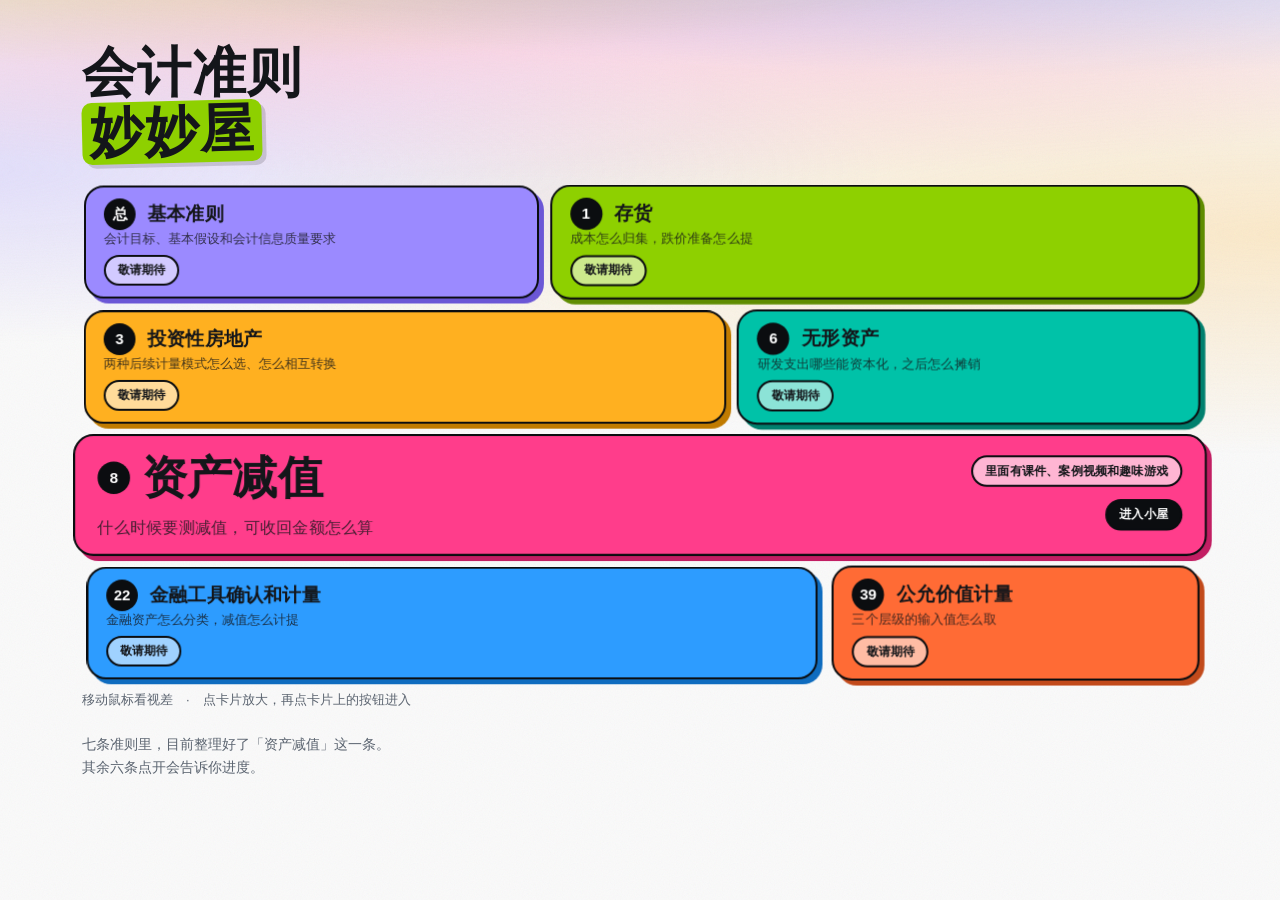
<file: index.html>
<!DOCTYPE html>
<html lang="zh-CN">
<head>
<meta charset="UTF-8" />
<meta name="viewport" content="width=device-width, initial-scale=1.0" />
<title>会计准则妙妙屋</title>
  <link rel="icon" href="data:image/svg+xml,%3Csvg%20xmlns%3D%27http%3A%2F%2Fwww.w3.org%2F2000%2Fsvg%27%20viewBox%3D%270%200%20100%20100%27%3E%3Crect%20width%3D%27100%27%20height%3D%27100%27%20rx%3D%2724%27%20fill%3D%27%238ED000%27%2F%3E%3Ctext%20x%3D%2750%27%20y%3D%2755%27%20font-size%3D%2764%27%20font-weight%3D%27700%27%20text-anchor%3D%27middle%27%20dominant-baseline%3D%27central%27%20font-family%3D%27Yuanti%20SC%2CPingFang%20SC%2CHiragino%20Sans%20GB%2Csans-serif%27%20fill%3D%27%230B0D10%27%3E%E5%A6%99%3C%2Ftext%3E%3C%2Fsvg%3E" />
<meta name="description" content="七条企业会计准则的整理笔记。目前「资产减值」已整理完，含 59 页研究生课程课件、案例视频和互动影游。" />
<meta property="og:type" content="website" />
<meta property="og:title" content="会计准则妙妙屋｜七条企业会计准则的整理笔记" />
<meta property="og:description" content="七条企业会计准则的整理笔记。目前「资产减值」已整理完，含 59 页研究生课程课件、案例视频和互动影游。" />
<meta property="og:locale" content="zh_CN" />
<link rel="stylesheet" href="styles.css?v=20261020c" />
<script>
/* 转场幕布：必须在首帧前决定是否铺开，否则会闪一下白屏 */
(function () {
  try {
    var raw = sessionStorage.getItem('mmw-transition');
    if (!raw) return;
    sessionStorage.removeItem('mmw-transition');
    var d = JSON.parse(raw) || {};
    var root = document.documentElement;
    if (d.fill) root.style.setProperty('--pt-fill', d.fill);
    if (d.rect) {                       /* 返回：幕布收缩回这一格 */
      root.style.setProperty('--pt-tx', d.rect.x + 'px');
      root.style.setProperty('--pt-ty', d.rect.y + 'px');
      root.style.setProperty('--pt-sx', (d.rect.w / window.innerWidth).toFixed(5));
      root.style.setProperty('--pt-sy', (d.rect.h / window.innerHeight).toFixed(5));
      root.setAttribute('data-pt-shrink', '1');
    }
    root.classList.add('is-entering');
  } catch (e) {}
})();
</script>
</head>
<body>
  <div class="pt-curtain" aria-hidden="true"></div>

  <div class="page">
    <header class="masthead">
      <h1 class="round">
        <span class="m-line">会计准则</span>
        <span class="m-line"><span class="m-mark">妙妙屋</span></span>
      </h1>
    </header>

    <main class="scene" id="scene" aria-label="准则列表">
      <div class="scene-plane bento" id="plane"></div>
    </main>
  <p class="scene-hint" id="hint">移动鼠标看视差　·　点卡片放大，再点卡片上的按钮进入</p>

    <p class="colophon">
      七条准则里，目前整理好了「资产减值」这一条。<br />
      其余六条点开会告诉你进度。
    </p>
  </div>

  <!-- 遮罩放最外层：.scene 有 perspective，会成为 position:fixed 后代的包含块 -->
  <div class="scene-veil" id="veil" hidden></div>

  <script src="common.js?v=20261020c"></script>
  <script src="app.js?v=20261020c"></script>
</body>
</html>
</file>
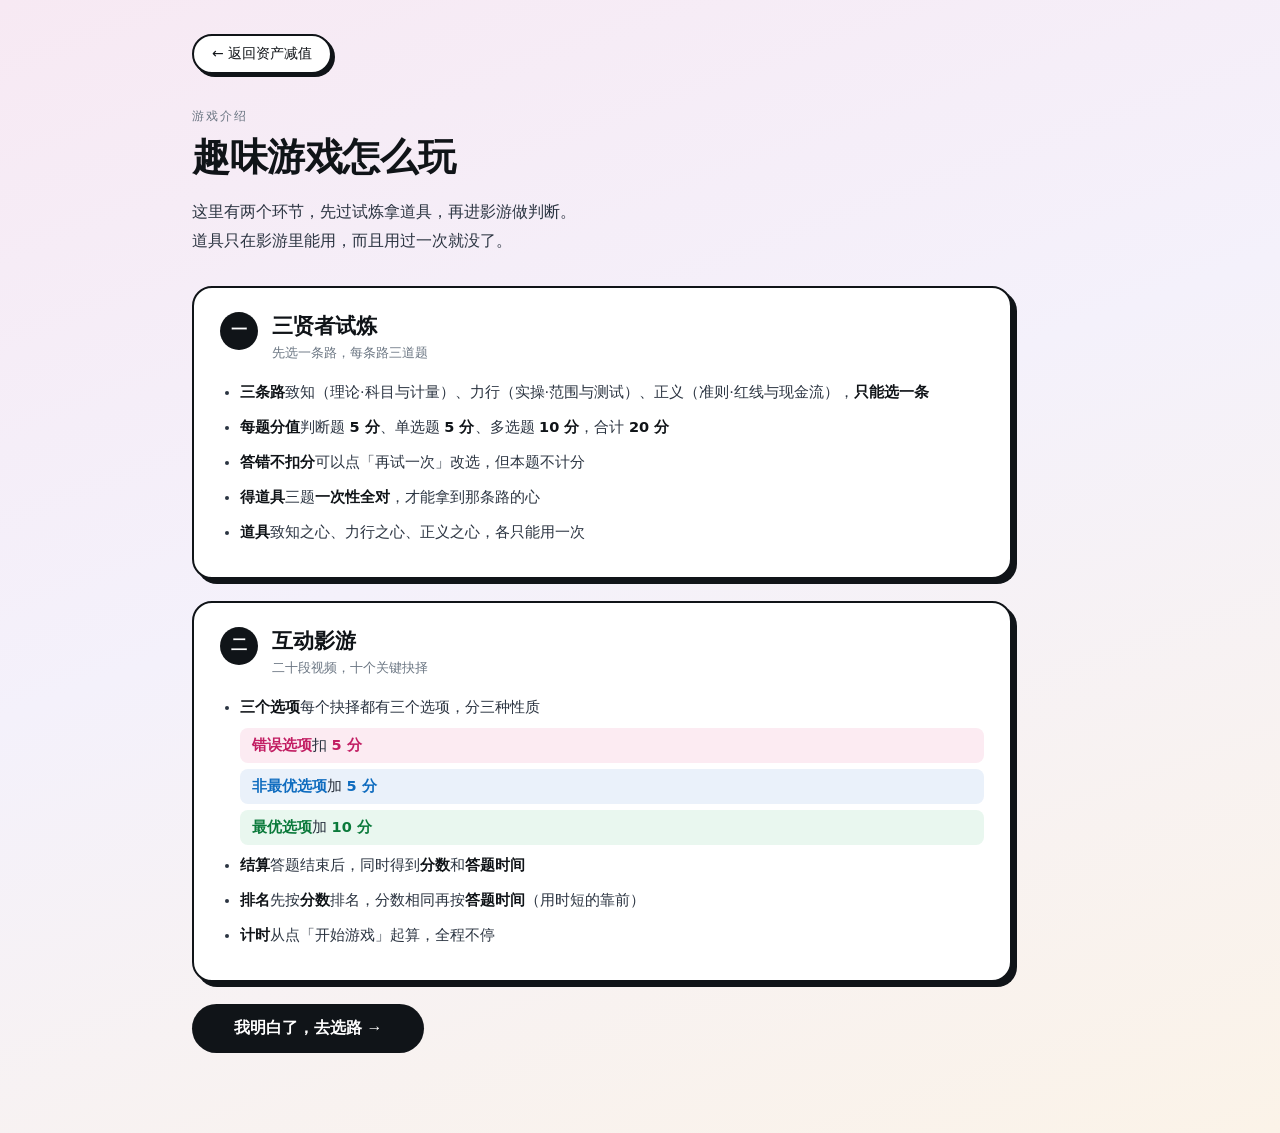
<file: 三贤者/index.html>
<!doctype html>
<html lang="zh-CN">
<head>
<meta charset="utf-8" />
<meta name="viewport" content="width=device-width, initial-scale=1" />
<link rel="icon" href="data:image/svg+xml,%3Csvg xmlns='http://www.w3.org/2000/svg' viewBox='0 0 100 100'%3E%3Ctext y='.9em' font-size='90'%3E%E2%9D%A4%3C/text%3E%3C/svg%3E" />
<title>三贤者试炼 · 选择你的路</title>
<link rel="stylesheet" href="三贤者.css?v=20261019s" />
</head>
<body>
<div class="wrap">
  <a class="back" href="../资产减值.html">← 返回资产减值</a>

  <!-- ── 选路 ── -->
    <section class="rules" id="rules">
      <p class="kicker">游戏介绍</p>
      <h1>趣味游戏怎么玩</h1>
      <p class="lede">这里有两个环节，先过试炼拿道具，再进影游做判断。<br/>道具只在影游里能用，而且用过一次就没了。</p>

      <div class="rule-card">
        <div class="rc-head">
          <span class="rc-no">一</span>
          <div>
            <h2>三贤者试炼</h2>
            <p class="rc-sub">先选一条路，每条路三道题</p>
          </div>
        </div>
        <ul class="rc-list">
          <li><b>三条路</b>致知（理论·科目与计量）、力行（实操·范围与测试）、正义（准则·红线与现金流），<b>只能选一条</b></li>
          <li><b>每题分值</b>判断题 <b>5 分</b>、单选题 <b>5 分</b>、多选题 <b>10 分</b>，合计 <b>20 分</b></li>
          <li><b>答错不扣分</b>可以点「再试一次」改选，但本题不计分</li>
          <li><b>得道具</b>三题<b>一次性全对</b>，才能拿到那条路的心</li>
          <li><b>道具</b>致知之心、力行之心、正义之心，各只能用一次</li>
        </ul>
      </div>

      <div class="rule-card">
        <div class="rc-head">
          <span class="rc-no">二</span>
          <div>
            <h2>互动影游</h2>
            <p class="rc-sub">二十段视频，十个关键抉择</p>
          </div>
        </div>
        <ul class="rc-list">
          <li><b>三个选项</b>每个抉择都有三个选项，分三种性质</li>
          <li class="rc-opt bad"><b>错误选项</b>扣 <b>5 分</b></li>
          <li class="rc-opt mid"><b>非最优选项</b>加 <b>5 分</b></li>
          <li class="rc-opt ok"><b>最优选项</b>加 <b>10 分</b></li>
          <li><b>结算</b>答题结束后，同时得到<b>分数</b>和<b>答题时间</b></li>
          <li><b>排名</b>先按<b>分数</b>排名，分数相同再按<b>答题时间</b>（用时短的靠前）</li>
          <li><b>计时</b>从点「开始游戏」起算，全程不停</li>
        </ul>
      </div>

      <button class="submit" id="rulesGo" type="button">我明白了，去选路 →</button>
    </section>

  <section id="choose" class="panel">
    <p class="kicker">三贤者试炼</p>
    <h1>选择你的路</h1>
    <p class="lede">三条路，每条三题：一题单选、一题判断、一题多选。<br/>
      三题全对，才能得到那条路的心。</p>
    <div class="paths" id="pathList"></div>
  </section>

  <!-- ── 答题 ── -->
  <section id="quiz" class="panel" hidden>
    <div class="quiz-head">
      <span class="badge" id="qPath"></span>
      <span class="qstep" id="qStep"></span>
      <span class="qscore" id="qScore">得分 0</span>
    </div>
    <h2 class="qtitle" id="qTitle"></h2>
    <p class="qtype" id="qType"></p>
    <div class="opts" id="qOpts"></div>
    <button class="submit" id="qSubmit" type="button">确认作答</button>
    <p class="verdict" id="qVerdict" hidden></p>
  </section>

  <!-- ── 结果 ── -->
  <section id="result" class="panel" hidden>
    <p class="kicker" id="rKicker"></p>
    <h1 id="rTitle"></h1>
    <p class="lede" id="rText"></p>
    <div class="heart" id="rHeart" hidden>
      <svg viewBox="0 0 100 90" aria-hidden="true"><path d="M50 86S6 58 6 30C6 14 18 4 32 4c8 0 14 4 18 10 4-6 10-10 18-10 14 0 26 10 26 26 0 28-44 56-44 56z"/></svg>
      <div class="heart-txt">
        <span id="rHeartName"></span>
        <p id="rHeartDesc"></p>
      </div>
    </div>
    <div class="heart-use" id="rHeartUse" hidden>
      <p class="hu-t">这件道具在影游里怎么用</p>
      <p class="hu-d" id="rHeartUseText"></p>
      <p class="hu-n">一次性 · 用掉就没了 · 折算约 +5 分</p>
    </div>
    <div class="acts">
      <a class="submit ghost" id="rGo" href="../影游.html">进入影游 →</a>
    </div>
  </section>
</div>
<script src="三贤者.js?v=20261019s"></script>
</body>
</html>
</file>
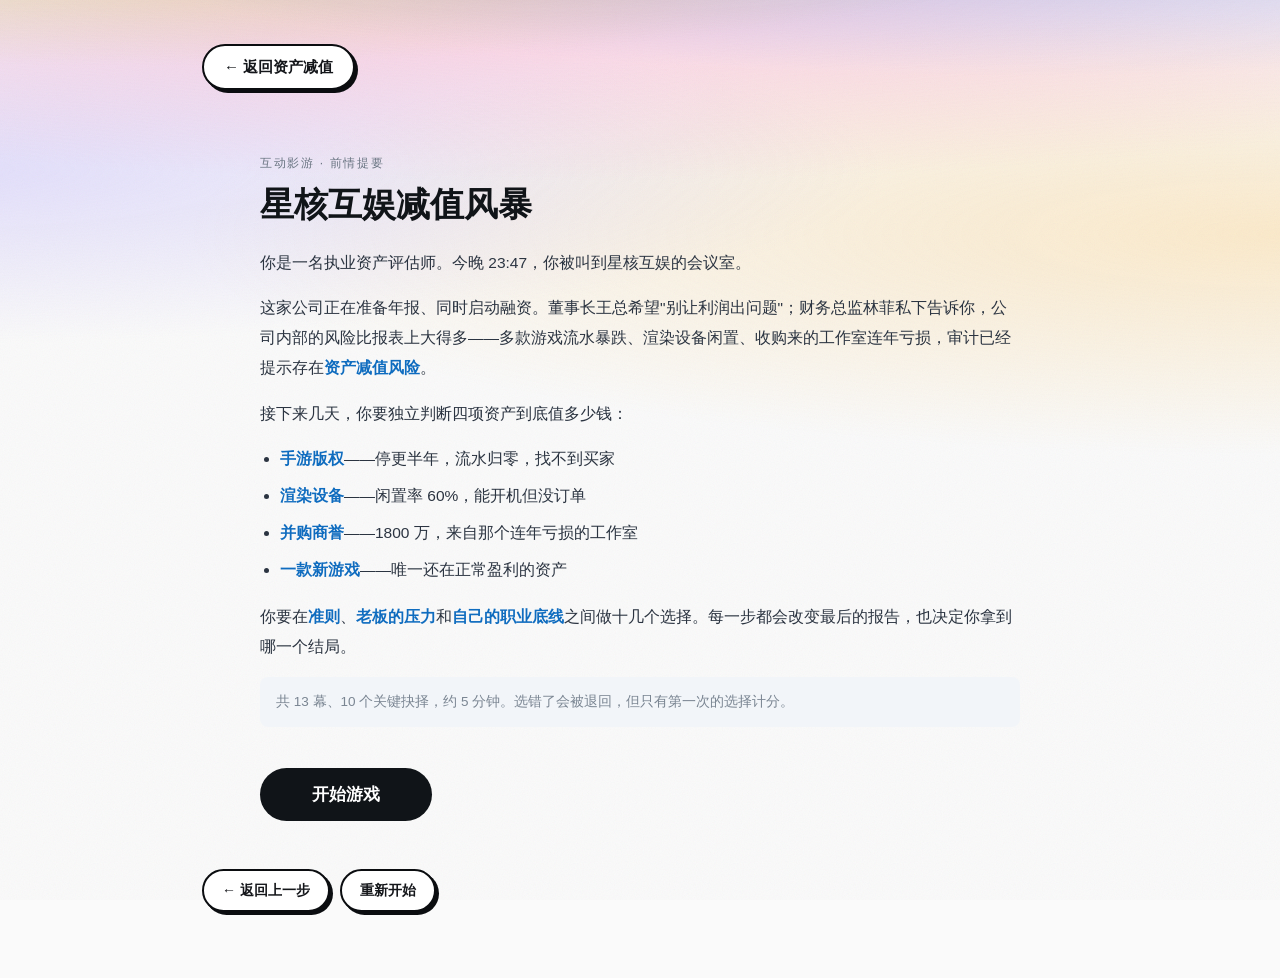
<file: game.html>
<!DOCTYPE html>
<html lang="zh-CN">
<head>
<meta charset="UTF-8" />
<meta name="viewport" content="width=device-width, initial-scale=1.0" />
<title>资产减值 · 互动影游</title>
<link rel="icon" href="data:image/svg+xml,%3Csvg xmlns='http://www.w3.org/2000/svg' viewBox='0 0 100 100'%3E%3Crect width='100' height='100' rx='24' fill='%23FF3D8B'/%3E%3Ctext x='50' y='55' font-size='64' font-weight='700' text-anchor='middle' dominant-baseline='central' fill='%230B0D10'%3E影%3C/text%3E%3C/svg%3E" />
<meta name="description" content="互动影游《星核互娱减值风暴》：你是特聘资产评估师，在年末决算前测出 1945 万减值。八处判断，三个结局。" />
<meta property="og:type" content="website" />
<meta property="og:title" content="星核互娱减值风暴｜资产减值互动影游" />
<meta property="og:description" content="互动影游《星核互娱减值风暴》：你是特聘资产评估师，在年末决算前测出 1945 万减值。八处判断，三个结局。" />
<meta property="og:locale" content="zh_CN" />
<link rel="stylesheet" href="styles.css?v=20261020c" />
<script>
(function () {
  try {
    var raw = sessionStorage.getItem('mmw-transition');
    if (!raw) return;
    sessionStorage.removeItem('mmw-transition');
    var d = JSON.parse(raw) || {};
    var root = document.documentElement;
    if (d.fill) root.style.setProperty('--pt-fill', d.fill);
    if (d.rect) {
      root.style.setProperty('--pt-tx', d.rect.x + 'px');
      root.style.setProperty('--pt-ty', d.rect.y + 'px');
      root.style.setProperty('--pt-sx', (d.rect.w / window.innerWidth).toFixed(5));
      root.style.setProperty('--pt-sy', (d.rect.h / window.innerHeight).toFixed(5));
      root.setAttribute('data-pt-shrink', '1');
    }
    root.classList.add('is-entering');
  } catch (e) {}
})();
</script>
</head>
<body>
  <div class="pt-curtain" aria-hidden="true"></div>

  <main class="page game is-intro" id="gameRoot">
    <a class="back" href="zc.html">← 返回资产减值</a>
    <section class="game-intro" id="intro">

      <p class="intro-kicker">互动影游 · 前情提要</p>

      <h2 class="intro-title">星核互娱减值风暴</h2>

      <div class="intro-body">

        <p>你是一名执业资产评估师。今晚 23:47，你被叫到星核互娱的会议室。</p>

        <p>这家公司正在准备年报、同时启动融资。董事长王总希望"别让利润出问题"；财务总监林菲私下告诉你，公司内部的风险比报表上大得多——多款游戏流水暴跌、渲染设备闲置、收购来的工作室连年亏损，审计已经提示存在<strong>资产减值风险</strong>。</p>

        <p>接下来几天，你要独立判断四项资产到底值多少钱：</p>

        <ul>

          <li><strong>手游版权</strong>——停更半年，流水归零，找不到买家</li>

          <li><strong>渲染设备</strong>——闲置率 60%，能开机但没订单</li>

          <li><strong>并购商誉</strong>——1800 万，来自那个连年亏损的工作室</li>

          <li><strong>一款新游戏</strong>——唯一还在正常盈利的资产</li>

        </ul>

        <p>你要在<strong>准则</strong>、<strong>老板的压力</strong>和<strong>自己的职业底线</strong>之间做十几个选择。每一步都会改变最后的报告，也决定你拿到哪一个结局。</p>

        <p class="intro-hint">共 13 幕、10 个关键抉择，约 5 分钟。选错了会被退回，但只有第一次的选择计分。</p>

      </div>

      <button class="intro-start round" id="startGame" type="button">开始游戏</button>

    </section>


    <div class="game-hud">
      <span class="badge round" id="chapter">第一章</span>
      <span class="game-step" id="step"></span>
      <span class="game-timer round" id="timer" hidden></span>
        <span class="game-score round" id="score" aria-live="polite">得分 0</span>
    </div>
    <div class="game-bag" id="bag" hidden>

      <button class="bag-item" id="bagBtn" type="button">

        <svg viewBox="0 0 100 90" aria-hidden="true"><path d="M50 86S6 58 6 30C6 14 18 4 32 4c8 0 14 4 18 10 4-6 10-10 18-10 14 0 26 10 26 26 0 28-44 56-44 56z"/></svg>

        <span id="bagName">致知之心</span>

        <small id="bagDesc">排除一个错误选项</small>

      </button>

      <span class="bag-used" id="bagUsed" hidden>已用掉</span>

    </div>



    <h1 class="game-title round" id="title"></h1>

    <div class="stage" id="stage">
      <video id="video" playsinline preload="auto" hidden></video>
      <div class="stage-text" id="stageText" hidden></div>
      <button class="stage-play round" id="playBtn" type="button" hidden>▶ 播放</button>
    </div>
    <div class="game-actions" id="actions">
      <button class="mini round" id="backBtn" type="button">← 返回上一步</button>
      <button class="mini round" id="restartTop" type="button">重新开始</button>
      <button class="mini round" id="skipBtn" type="button" hidden>跳过本段</button>
    </div>
        <p class="game-summary" id="summary" hidden></p>

    <p class="game-prompt" id="prompt"></p>

    <div class="choices" id="choices" role="group" aria-label="请选择"></div>

    <div class="game-foot">
      <button class="mini round" id="restartBtn" type="button" hidden>重来一次</button>
    </div>
    <div class="score-toast" id="scoreToast" aria-live="polite"></div>
          <div class="review" id="review" hidden></div>

</main>

  <script src="common.js?v=20261020c"></script>
  <script src="score.js?v=20261020c"></script>
<script>window.addEventListener("load",function(){setTimeout(function(){if(window.SCORE_DB&&SCORE_DB.flushPending)SCORE_DB.flushPending().then(function(r){if(r&&r.done)console.log("补交成功",r.done,"条");});},1200);});</script>
<script src="story.js?v=20261020c"></script>
  <script src="engine.js?v=20261020c"></script>
</body>
</html>
</file>
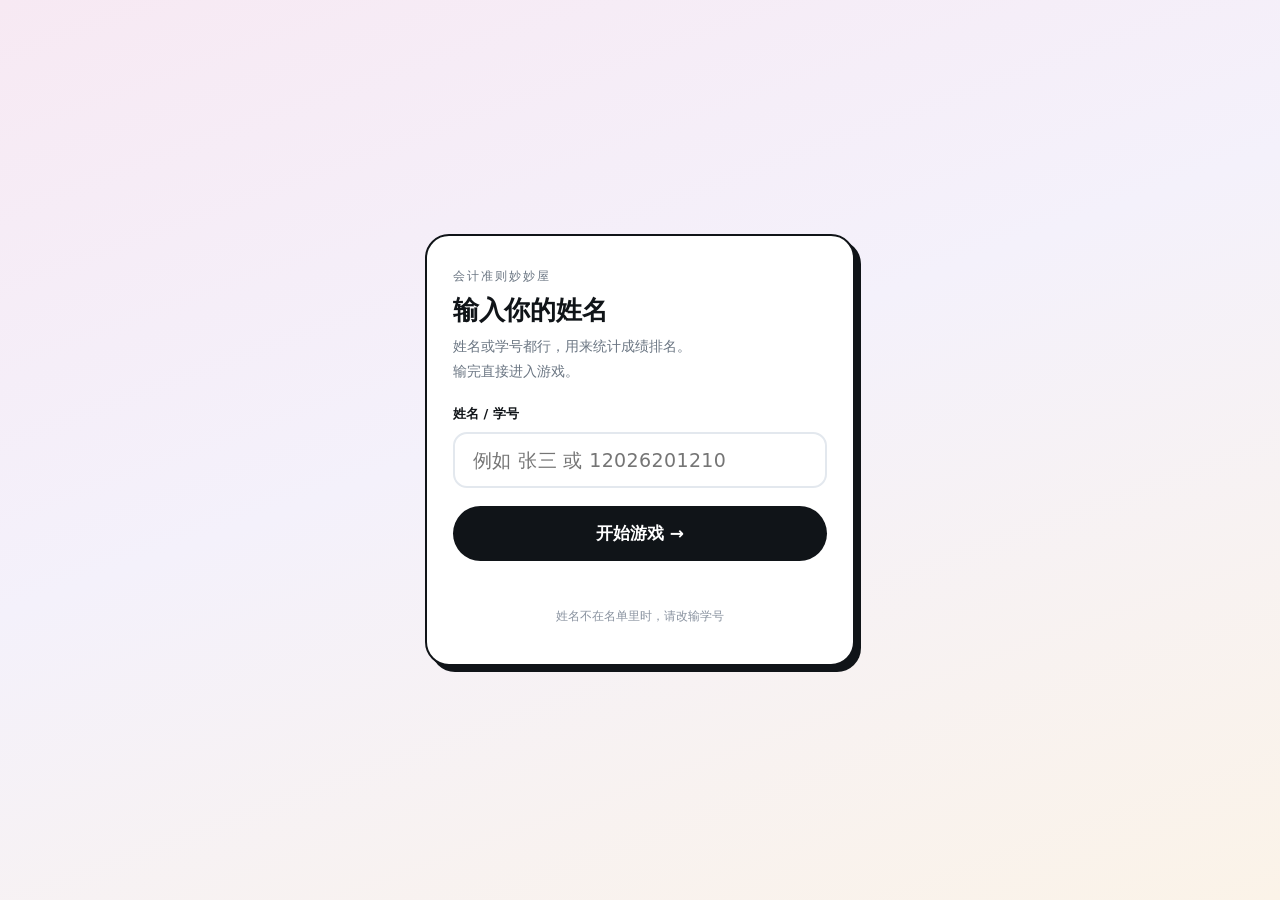
<file: student.html>
<!doctype html>
<html lang="zh-CN">
<head>
<meta charset="utf-8" />
<meta name="viewport" content="width=device-width, initial-scale=1, maximum-scale=1" />
<title>会计准则妙妙屋 · 学生端</title>
<link rel="stylesheet" href="sxz.css?v=20261020c" />
<style>
  body { display: flex; align-items: center; justify-content: center; min-height: 100vh; padding: 20px; }
  .login { width: 100%; max-width: 430px; background: #fff; border: 2.5px solid #101418;
           border-radius: 24px; box-shadow: 6px 6px 0 #101418; padding: 32px 26px 26px; }
  .login h1 { font-size: 26px; margin: 0 0 8px; }
  .login .sub { font-size: 14px; color: #6B7683; margin: 0 0 22px; line-height: 1.75; }
  .login label { display: block; font-size: 13px; font-weight: 700; color: #101418; margin-bottom: 9px; }
  .login input {
    width: 100%; box-sizing: border-box; padding: 15px 18px; font-size: 19px; font-family: inherit;
    border: 2px solid #E3E8EE; border-radius: 14px; outline: none; transition: border-color .15s, box-shadow .15s;
    letter-spacing: .02em; -webkit-appearance: none;
  }
  .login input:focus { border-color: #101418; box-shadow: 3px 3px 0 #101418; }
  .login button {
    width: 100%; margin-top: 18px; padding: 16px; font-size: 17px; font-weight: 800; font-family: inherit;
    color: #fff; background: #101418; border: 0; border-radius: 999px; cursor: pointer;
    transition: transform .15s, background .15s;
  }
  .login button:hover { transform: translateY(-2px); background: #0F6CBF; }
  .err { margin: 12px 0 0; font-size: 13.5px; color: #C21E63; min-height: 20px; line-height: 1.6; }
  .who { margin-top: 14px; font-size: 13px; color: #6B7683; text-align: center; }
  .who b { color: #101418; }
  .tip { margin-top: 14px; font-size: 12px; color: #8A93A0; text-align: center; line-height: 1.6; }
</style>
</head>
<body>
<form class="login" id="f">
  <p style="font-size:12px;letter-spacing:.16em;color:#6B7683;margin:0 0 10px">会计准则妙妙屋</p>
  <h1>输入你的姓名</h1>
  <p class="sub">姓名或学号都行，用来统计成绩排名。<br/>输完直接进入游戏。</p>
  <label for="who">姓名 / 学号</label>
  <input id="who" name="who" type="text" autocomplete="off" placeholder="例如 张三 或 12026201210" maxlength="20" required />
  <button type="submit" id="go">开始游戏 →</button>
  <p class="err" id="err"></p>
  <p class="who" id="last" hidden></p>
  <p class="tip">姓名不在名单里时，请改输学号</p>
</form>
<script>
var NAMES = ["李继次", "贾传文", "徐皓然", "王昕圆", "董馨怡", "钟金坤", "李菁菁", "秦月", "邓惊涛", "毛燕", "张莹", "翟红倩", "吴嘉仪", "盛建邦", "许子悦", "刘淑雯", "李果果", "杨紫淳", "吴敏厚", "秦双双", "杨思诗", "高怡", "苏宁", "陆睿珏", "吴颖欣", "王煜栋", "张新驰", "林蔓君", "陈寒玉", "马和禄", "唐鑫玉", "孟雨宸", "宋秉航", "宋欣怡", "杨何思", "刘丹", "田涛", "王思贤", "吕应维", "杨文欣", "程丹", "胡奉瑜", "梁慧聪", "于嘉琪", "虢姝含", "傅泽鑫", "陈梦雨", "肖旨宇", "王小平", "王华婧"];
var ID_MIN = 12026201210, ID_MAX = 12026201260;

(function () {
  var f = document.getElementById('f'), inp = document.getElementById('who'),
      err = document.getElementById('err'), last = document.getElementById('last');
  var saved = localStorage.getItem('studentId');
  if (saved) {
    last.hidden = false;
    last.innerHTML = '上次用的：<b>' + saved + '</b>';
    inp.value = saved;
  }
  function isId(v) { return /^\d{11}$/.test(v) && +v >= ID_MIN && +v <= ID_MAX; }
  f.addEventListener('submit', function (e) {
    e.preventDefault();
    var v = inp.value.trim().replace(/\s+/g, '');
    if (!v) { err.textContent = '请输入姓名或学号'; return; }
    if (NAMES.indexOf(v) === -1 && !isId(v)) {
      err.textContent = NAMES.length && v.length <= 5
        ? '名单里没有「' + v + '」，请核对姓名；也可以改输 11 位学号'
        : '请输 11 位学号（' + ID_MIN + ' ~ ' + ID_MAX + '）';
      return;
    }
    err.textContent = '';
    localStorage.setItem('studentId', v);
    localStorage.removeItem('sxz');
    sessionStorage.removeItem('heartUsed');
    location.href = 'sxz.html?sid=' + encodeURIComponent(v);
  });
})();
</script>
</body>
</html>
</file>
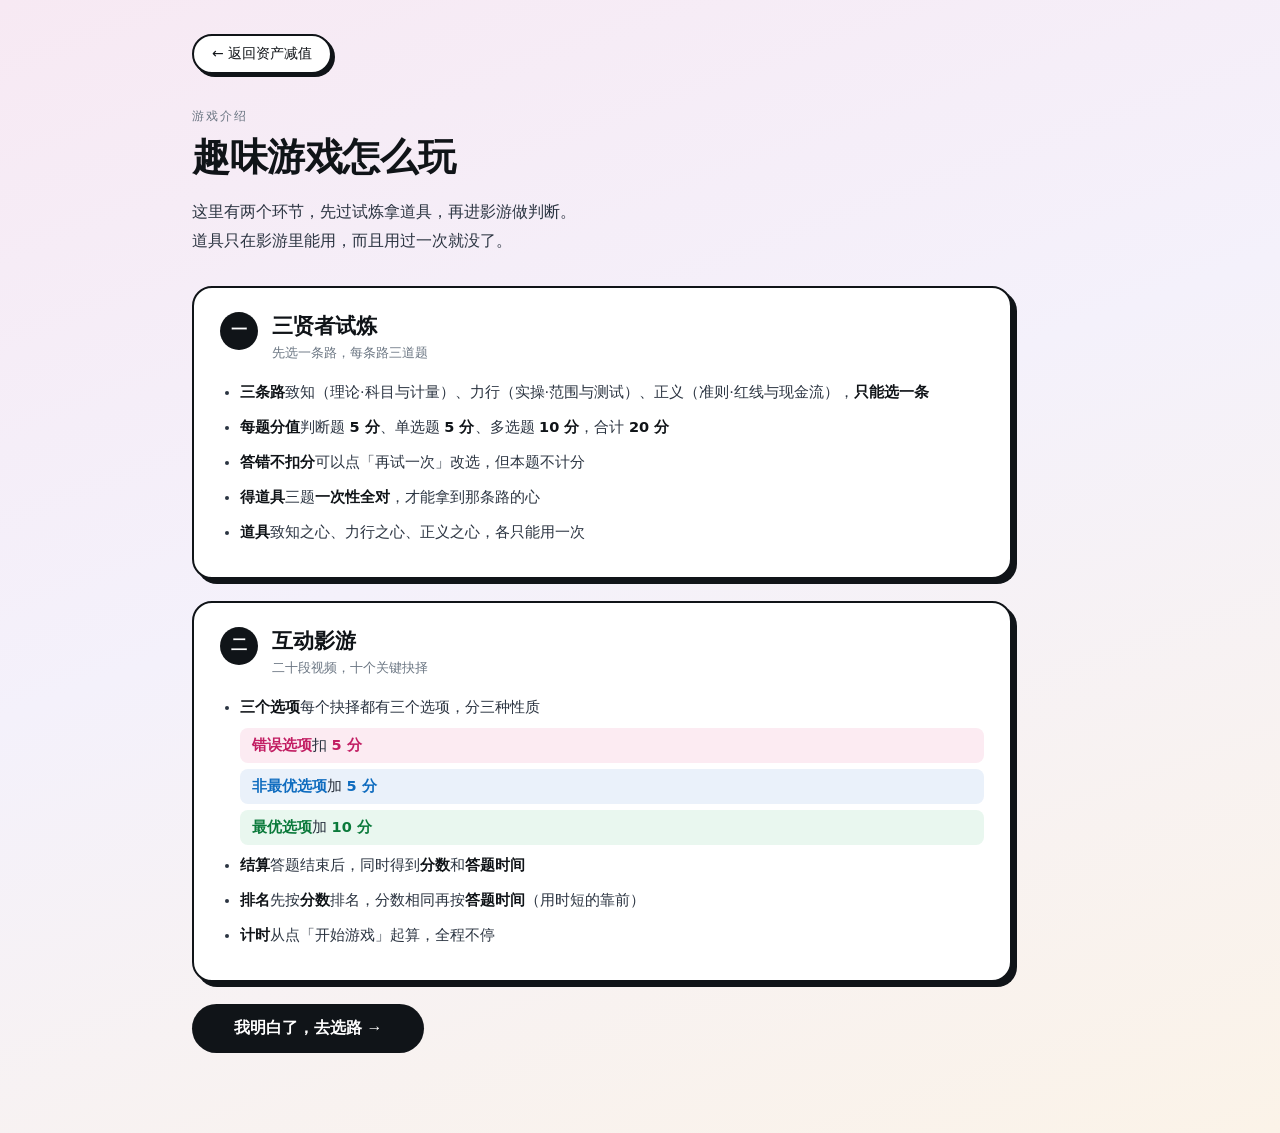
<file: sxz.html>
<!doctype html>
<html lang="zh-CN">
<head>
<meta charset="utf-8" />
<meta name="viewport" content="width=device-width, initial-scale=1" />
<link rel="icon" href="data:image/svg+xml,%3Csvg xmlns='http://www.w3.org/2000/svg' viewBox='0 0 100 100'%3E%3Ctext y='.9em' font-size='90'%3E%E2%9D%A4%3C/text%3E%3C/svg%3E" />
<title>三贤者试炼 · 选择你的路</title>
<link rel="stylesheet" href="sxz.css?v=20261020c" />
</head>
<body>
<div class="wrap">
  <a class="back" href="zc.html">← 返回资产减值</a>

  <!-- ── 选路 ── -->
    <section class="rules" id="rules">
      <p class="kicker">游戏介绍</p>
      <h1>趣味游戏怎么玩</h1>
      <p class="lede">这里有两个环节，先过试炼拿道具，再进影游做判断。<br/>道具只在影游里能用，而且用过一次就没了。</p>

      <div class="rule-card">
        <div class="rc-head">
          <span class="rc-no">一</span>
          <div>
            <h2>三贤者试炼</h2>
            <p class="rc-sub">先选一条路，每条路三道题</p>
          </div>
        </div>
        <ul class="rc-list">
          <li><b>三条路</b>致知（理论·科目与计量）、力行（实操·范围与测试）、正义（准则·红线与现金流），<b>只能选一条</b></li>
          <li><b>每题分值</b>判断题 <b>5 分</b>、单选题 <b>5 分</b>、多选题 <b>10 分</b>，合计 <b>20 分</b></li>
          <li><b>答错不扣分</b>可以点「再试一次」改选，但本题不计分</li>
          <li><b>得道具</b>三题<b>一次性全对</b>，才能拿到那条路的心</li>
          <li><b>道具</b>致知之心、力行之心、正义之心，各只能用一次</li>
        </ul>
      </div>

      <div class="rule-card">
        <div class="rc-head">
          <span class="rc-no">二</span>
          <div>
            <h2>互动影游</h2>
            <p class="rc-sub">二十段视频，十个关键抉择</p>
          </div>
        </div>
        <ul class="rc-list">
          <li><b>三个选项</b>每个抉择都有三个选项，分三种性质</li>
          <li class="rc-opt bad"><b>错误选项</b>扣 <b>5 分</b></li>
          <li class="rc-opt mid"><b>非最优选项</b>加 <b>5 分</b></li>
          <li class="rc-opt ok"><b>最优选项</b>加 <b>10 分</b></li>
          <li><b>结算</b>答题结束后，同时得到<b>分数</b>和<b>答题时间</b></li>
          <li><b>排名</b>先按<b>分数</b>排名，分数相同再按<b>答题时间</b>（用时短的靠前）</li>
          <li><b>计时</b>从点「开始游戏」起算，全程不停</li>
        </ul>
      </div>

      <button class="submit" id="rulesGo" type="button">我明白了，去选路 →</button>
    </section>

  <section id="choose" class="panel">
    <p class="kicker">三贤者试炼</p>
    <h1>选择你的路</h1>
    <p class="lede">三条路，每条三题：一题单选、一题判断、一题多选。<br/>
      三题全对，才能得到那条路的心。</p>
    <div class="paths" id="pathList"></div>
  </section>

  <!-- ── 答题 ── -->
  <section id="quiz" class="panel" hidden>
    <div class="quiz-head">
      <span class="badge" id="qPath"></span>
      <span class="qstep" id="qStep"></span>
      <span class="qscore" id="qScore">得分 0</span>
    </div>
    <h2 class="qtitle" id="qTitle"></h2>
    <p class="qtype" id="qType"></p>
    <div class="opts" id="qOpts"></div>
    <button class="submit" id="qSubmit" type="button">确认作答</button>
    <p class="verdict" id="qVerdict" hidden></p>
  </section>

  <!-- ── 结果 ── -->
  <section id="result" class="panel" hidden>
    <p class="kicker" id="rKicker"></p>
    <h1 id="rTitle"></h1>
    <p class="lede" id="rText"></p>
    <div class="heart" id="rHeart" hidden>
      <svg viewBox="0 0 100 90" aria-hidden="true"><path d="M50 86S6 58 6 30C6 14 18 4 32 4c8 0 14 4 18 10 4-6 10-10 18-10 14 0 26 10 26 26 0 28-44 56-44 56z"/></svg>
      <div class="heart-txt">
        <span id="rHeartName"></span>
        <p id="rHeartDesc"></p>
      </div>
    </div>
    <div class="heart-use" id="rHeartUse" hidden>
      <p class="hu-t">这件道具在影游里怎么用</p>
      <p class="hu-d" id="rHeartUseText"></p>
      <p class="hu-n">一次性 · 用掉就没了 · 折算约 +5 分</p>
    </div>
    <div class="acts">
      <a class="submit ghost" id="rGo" href="game.html">进入影游 →</a>
    </div>
  </section>
</div>
<script src="sxz.js?v=20261020c"></script>
</body>
</html>
</file>
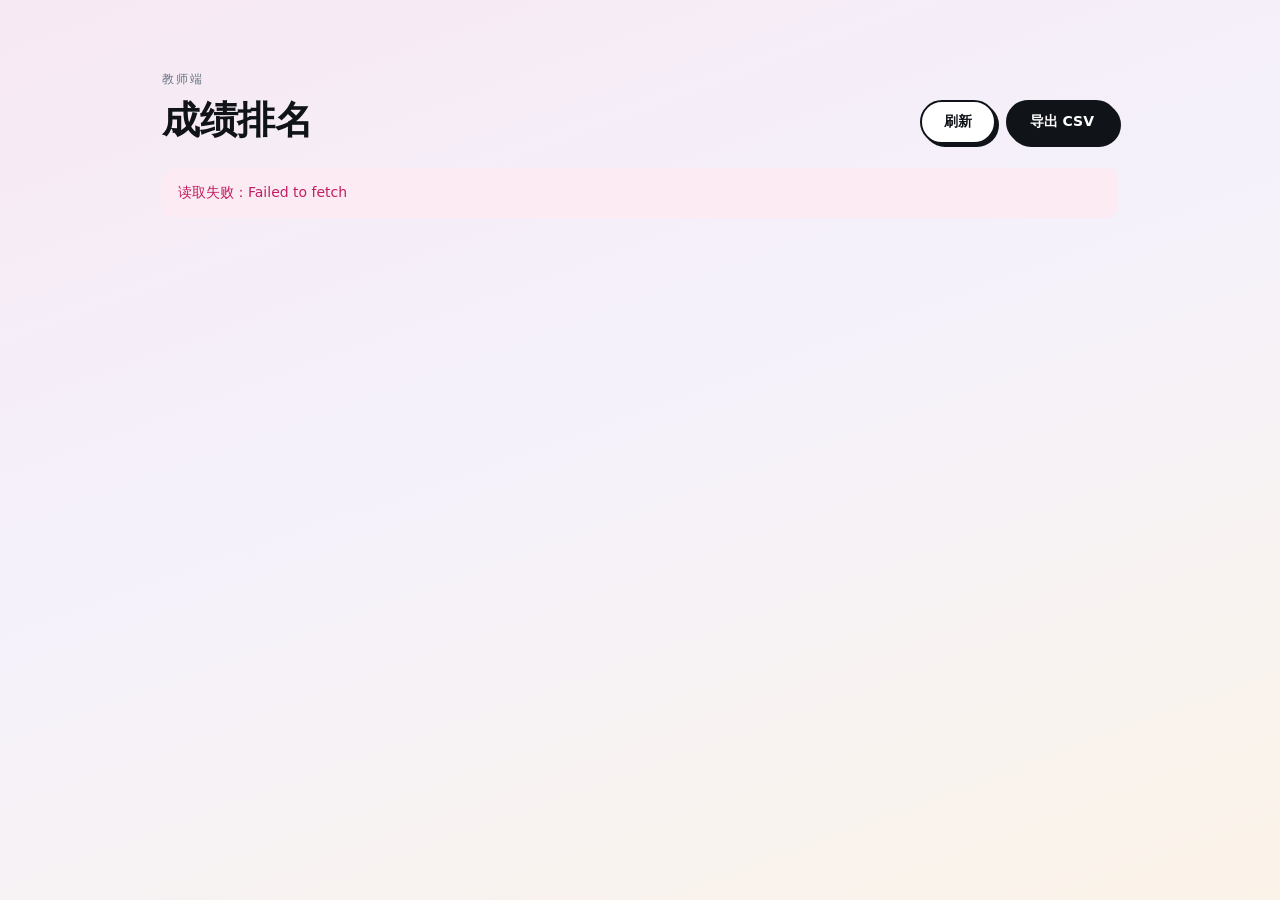
<file: teacher.html>
<!doctype html>
<html lang="zh-CN">
<head>
<meta charset="utf-8" />
<meta name="viewport" content="width=device-width, initial-scale=1" />
<title>会计准则妙妙屋 · 教师端 · 排名</title>
<link rel="stylesheet" href="sxz.css?v=20261020c" />
<style>
  body { padding: 34px 22px 70px; }
  .wrap { max-width: 1000px; }
  .head { display: flex; align-items: flex-end; gap: 16px; flex-wrap: wrap; margin-bottom: 8px; }
  .head h1 { margin: 0; }
  .head .acts { margin-left: auto; display: flex; gap: 10px; flex-wrap: wrap; }
  .btn {
    padding: 11px 22px; border-radius: 999px; border: 2px solid #101418; background: #fff;
    font-size: 14px; font-weight: 700; font-family: inherit; cursor: pointer; text-decoration: none;
    color: #101418; box-shadow: 3px 3px 0 #101418; transition: transform .15s, box-shadow .15s;
  }
  .btn:hover { transform: translate(-1px,-1px); box-shadow: 4px 4px 0 #101418; }
  .btn.primary { background: #101418; color: #fff; }
  .stat { font-size: 14px; color: #6B7683; margin: 0 0 24px; }
  .stat b { color: #101418; font-size: 17px; }
  table { width: 100%; border-collapse: separate; border-spacing: 0; font-size: 14.5px; }
  thead th {
    text-align: left; font-size: 12px; letter-spacing: .08em; color: #6B7683; font-weight: 700;
    padding: 0 14px 10px; border-bottom: 2px solid #101418;
  }
  thead th.num, tbody td.num { text-align: right; font-variant-numeric: tabular-nums; }
  tbody td { padding: 13px 14px; border-bottom: 1px solid #EDF1F5; }
  tbody tr:hover td { background: #FAFBFC; }
  .rank { font-weight: 800; }
  .rank-1 { color: #B8860B; }
  .rank-2 { color: #8A8F98; }
  .rank-3 { color: #A0622D; }
  .sid { font-weight: 700; letter-spacing: .03em; }
  .empty { padding: 50px 0; text-align: center; color: #6B7683; font-size: 15px; }
  .err { color: #C21E63; font-size: 14px; padding: 16px; background: #FCEBF2; border-radius: 12px; }
  .top3 td { background: #FFFDF5; }
</style>
</head>
<body>
<div class="wrap">
  <div class="head">
    <div>
      <p class="kicker">教师端</p>
      <h1>成绩排名</h1>
    </div>
    <div class="acts">
      <button class="btn" id="refresh" type="button">刷新</button>
      <button class="btn primary" id="csv" type="button">导出 CSV</button>
    </div>
  </div>
  <p class="stat" id="stat">加载中…</p>
  <div id="box"><p class="empty">正在读取…</p></div>
</div>
<script src="score.js?v=20261020c"></script>
<script>
(function () {
  let rows = [];
  const box = document.getElementById('box'), stat = document.getElementById('stat');

  async function load() {
    box.innerHTML = '<p class="empty">正在读取…</p>';
    stat.textContent = '加载中…';
    try {
      rows = await SCORE_DB.fetchRanking();
      if (!rows.length) {
        box.innerHTML = '<p class="empty">还没有学生提交成绩。<br/>把学生端的二维码发给他们（输姓名或学号）。</p>';
        stat.textContent = '共 0 人提交';
        return;
      }
      const best = rows[0].score;
      const avg = (rows.reduce((a, x) => a + x.score, 0) / rows.length).toFixed(1);
      const fastest = Math.min(...rows.map(x => x.seconds));
      stat.innerHTML = `共 <b>${rows.length}</b> 人提交　·　最高分 <b>${best}</b>　·　平均分 <b>${avg}</b>　·　最快用时 <b>${SCORE_DB.fmtTime(fastest)}</b>`;

      box.innerHTML = `<table>
        <thead><tr>
          <th style="width:70px">名次</th>
          <th>姓名 / 学号</th>
          <th class="num" style="width:110px">分数</th>
          <th class="num" style="width:150px">答题用时</th>
          <th class="num" style="width:180px">提交时间</th>
        </tr></thead>
        <tbody>${rows.map(x => {
          const cls = x.rank <= 3 ? ' rank-' + x.rank : '';
          const top = x.rank <= 3 ? ' class="top3"' : '';
          const t = new Date(x.created_at);
          const ts = `${t.getMonth()+1}/${t.getDate()} ${String(t.getHours()).padStart(2,'0')}:${String(t.getMinutes()).padStart(2,'0')}`;
          return `<tr${top}>
            <td class="rank${cls}">${x.rank}</td>
            <td class="sid">${x.student_id}</td>
            <td class="num">${x.score > 0 ? '+' : ''}${x.score}</td>
            <td class="num">${SCORE_DB.fmtTime(x.seconds)}</td>
            <td class="num" style="color:#6B7683">${ts}</td>
          </tr>`;
        }).join('')}</tbody>
      </table>`;
    } catch (e) {
      box.innerHTML = '<p class="err">读取失败：' + e.message + '</p>';
      stat.textContent = '';
    }
  }

  document.getElementById('refresh').onclick = load;

  document.getElementById('csv').onclick = () => {
    if (!rows.length) { alert('还没有数据'); return; }
    const head = '名次,学号,分数,答题用时(秒),提交时间\n';
    const body = rows.map(x =>
      [x.rank, x.student_id, x.score, x.seconds, x.created_at].join(',')).join('\n');
    const blob = new Blob(['\ufeff' + head + body], { type: 'text/csv;charset=utf-8' });
    const a = document.createElement('a');
    a.href = URL.createObjectURL(blob);
    a.download = '成绩排名_' + new Date().toISOString().slice(0, 10) + '.csv';
    a.click();
  };

  load();
  setInterval(load, 15000);   // 每 15 秒自动刷新
})();
</script>
</body>
</html>
</file>
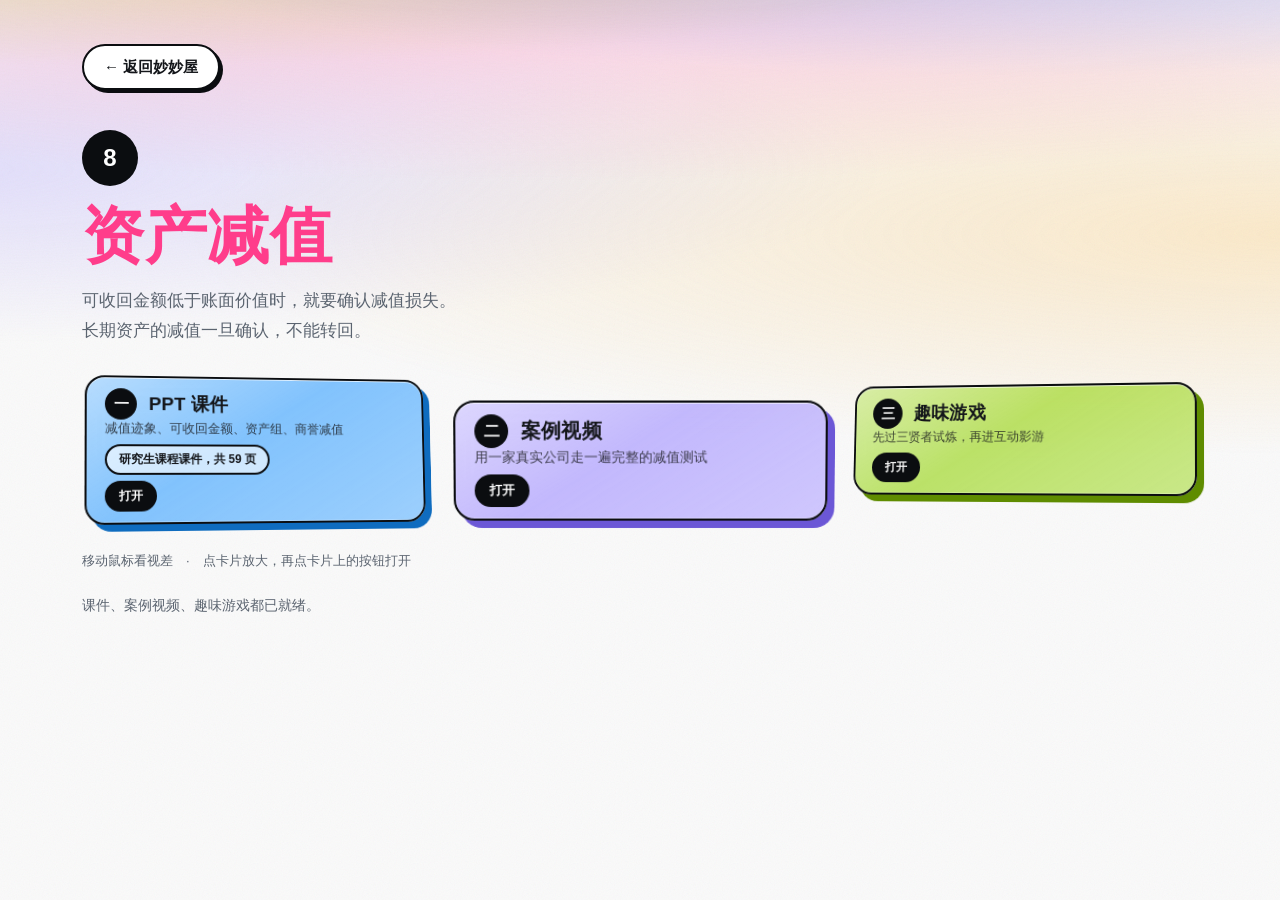
<file: zc.html>
<!DOCTYPE html>
<html lang="zh-CN">
<head>
<meta charset="UTF-8" />
<meta name="viewport" content="width=device-width, initial-scale=1.0" />
<title>资产减值 - 会计准则妙妙屋</title>
  <link rel="icon" href="data:image/svg+xml,%3Csvg%20xmlns%3D%27http%3A%2F%2Fwww.w3.org%2F2000%2Fsvg%27%20viewBox%3D%270%200%20100%20100%27%3E%3Crect%20width%3D%27100%27%20height%3D%27100%27%20rx%3D%2724%27%20fill%3D%27%238ED000%27%2F%3E%3Ctext%20x%3D%2750%27%20y%3D%2755%27%20font-size%3D%2764%27%20font-weight%3D%27700%27%20text-anchor%3D%27middle%27%20dominant-baseline%3D%27central%27%20font-family%3D%27Yuanti%20SC%2CPingFang%20SC%2CHiragino%20Sans%20GB%2Csans-serif%27%20fill%3D%27%230B0D10%27%3E%E5%A6%99%3C%2Ftext%3E%3C%2Fsvg%3E" />
<meta name="description" content="资产减值的学习页面：减值迹象、可收回金额、资产组与商誉减值。含 59 页课程课件、案例视频与互动影游。" />
<meta property="og:type" content="website" />
<meta property="og:title" content="资产减值（CAS 8）｜会计准则妙妙屋" />
<meta property="og:description" content="资产减值的学习页面：减值迹象、可收回金额、资产组与商誉减值。含 59 页课程课件、案例视频与互动影游。" />
<meta property="og:locale" content="zh_CN" />
<link rel="stylesheet" href="styles.css?v=20261020c" />
<script>
/* 转场幕布：必须在首帧前决定是否铺开，否则会闪一下白屏 */
(function () {
  try {
    var raw = sessionStorage.getItem('mmw-transition');
    if (!raw) return;
    sessionStorage.removeItem('mmw-transition');
    var d = JSON.parse(raw) || {};
    var root = document.documentElement;
    if (d.fill) root.style.setProperty('--pt-fill', d.fill);
    if (d.rect) {
      root.style.setProperty('--pt-tx', d.rect.x + 'px');
      root.style.setProperty('--pt-ty', d.rect.y + 'px');
      root.style.setProperty('--pt-sx', (d.rect.w / window.innerWidth).toFixed(5));
      root.style.setProperty('--pt-sy', (d.rect.h / window.innerHeight).toFixed(5));
      root.setAttribute('data-pt-shrink', '1');
    }
    root.classList.add('is-entering');
  } catch (e) {}
})();
</script>
</head>
<body>
  <div class="pt-curtain" aria-hidden="true"></div>

  <div class="page">
    <a class="back" href="index.html">← 返回妙妙屋</a>

    <header class="detail-head" style="--tone: #FF3D8B; --tone-dark: #C21E63">
      <span class="hero-no">8</span>
      <h1 class="round" style="color: var(--tone)">资产减值</h1>
      <p class="lede">
        可收回金额低于账面价值时，就要确认减值损失。<br />
        长期资产的减值一旦确认，不能转回。
      </p>
    </header>

    <main class="scene is-floating" id="scene" aria-label="资产减值学习内容">
      <div class="scene-plane" id="plane"></div>
    </main>
    <p class="scene-hint" id="hint">移动鼠标看视差　·　点卡片放大，再点卡片上的按钮打开</p>

    <p class="colophon">
      课件、案例视频、趣味游戏都已就绪。
    </p>
  </div>

  <!-- 遮罩放在最外层：.scene 有 perspective、.page 转场时会加 transform，
       两者都会成为 position:fixed 后代的包含块，把遮罩困在里面（实测踩过两次） -->
  <div class="scene-veil" id="veil" hidden></div>

  <script src="common.js?v=20261020c"></script>
  <script src="impairment.js?v=20261020c"></script>
</body>
</html>
</file>
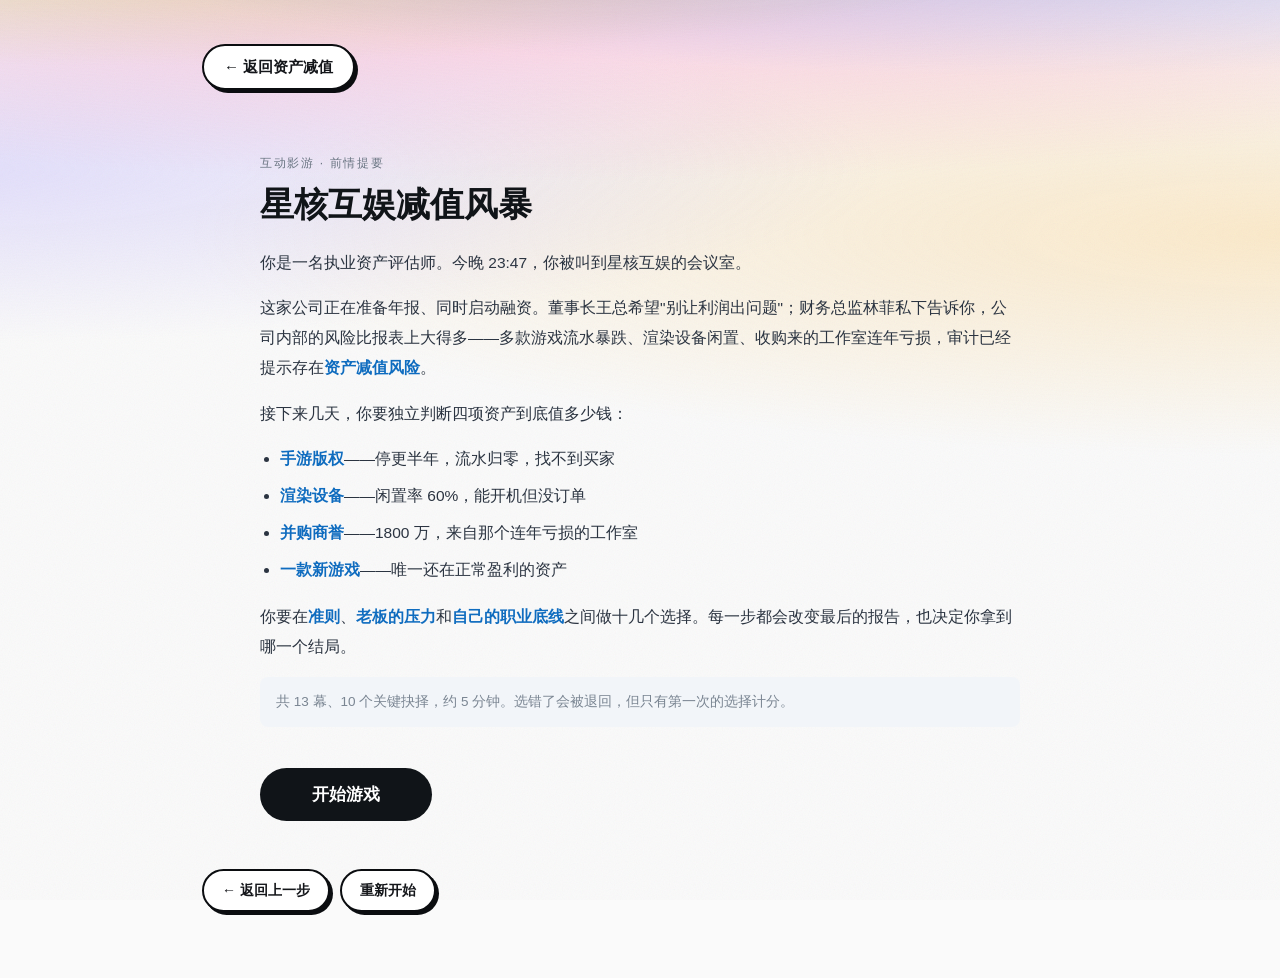
<file: 影游.html>
<!DOCTYPE html>
<html lang="zh-CN">
<head>
<meta charset="UTF-8" />
<meta name="viewport" content="width=device-width, initial-scale=1.0" />
<title>资产减值 · 互动影游</title>
<link rel="icon" href="data:image/svg+xml,%3Csvg xmlns='http://www.w3.org/2000/svg' viewBox='0 0 100 100'%3E%3Crect width='100' height='100' rx='24' fill='%23FF3D8B'/%3E%3Ctext x='50' y='55' font-size='64' font-weight='700' text-anchor='middle' dominant-baseline='central' fill='%230B0D10'%3E影%3C/text%3E%3C/svg%3E" />
<meta name="description" content="互动影游《星核互娱减值风暴》：你是特聘资产评估师，在年末决算前测出 1945 万减值。八处判断，三个结局。" />
<meta property="og:type" content="website" />
<meta property="og:title" content="星核互娱减值风暴｜资产减值互动影游" />
<meta property="og:description" content="互动影游《星核互娱减值风暴》：你是特聘资产评估师，在年末决算前测出 1945 万减值。八处判断，三个结局。" />
<meta property="og:locale" content="zh_CN" />
<link rel="stylesheet" href="styles.css?v=20261019t" />
<script>
(function () {
  try {
    var raw = sessionStorage.getItem('mmw-transition');
    if (!raw) return;
    sessionStorage.removeItem('mmw-transition');
    var d = JSON.parse(raw) || {};
    var root = document.documentElement;
    if (d.fill) root.style.setProperty('--pt-fill', d.fill);
    if (d.rect) {
      root.style.setProperty('--pt-tx', d.rect.x + 'px');
      root.style.setProperty('--pt-ty', d.rect.y + 'px');
      root.style.setProperty('--pt-sx', (d.rect.w / window.innerWidth).toFixed(5));
      root.style.setProperty('--pt-sy', (d.rect.h / window.innerHeight).toFixed(5));
      root.setAttribute('data-pt-shrink', '1');
    }
    root.classList.add('is-entering');
  } catch (e) {}
})();
</script>
</head>
<body>
  <div class="pt-curtain" aria-hidden="true"></div>

  <main class="page game is-intro" id="gameRoot">
    <a class="back" href="资产减值.html">← 返回资产减值</a>
    <section class="game-intro" id="intro">

      <p class="intro-kicker">互动影游 · 前情提要</p>

      <h2 class="intro-title">星核互娱减值风暴</h2>

      <div class="intro-body">

        <p>你是一名执业资产评估师。今晚 23:47，你被叫到星核互娱的会议室。</p>

        <p>这家公司正在准备年报、同时启动融资。董事长王总希望"别让利润出问题"；财务总监林菲私下告诉你，公司内部的风险比报表上大得多——多款游戏流水暴跌、渲染设备闲置、收购来的工作室连年亏损，审计已经提示存在<strong>资产减值风险</strong>。</p>

        <p>接下来几天，你要独立判断四项资产到底值多少钱：</p>

        <ul>

          <li><strong>手游版权</strong>——停更半年，流水归零，找不到买家</li>

          <li><strong>渲染设备</strong>——闲置率 60%，能开机但没订单</li>

          <li><strong>并购商誉</strong>——1800 万，来自那个连年亏损的工作室</li>

          <li><strong>一款新游戏</strong>——唯一还在正常盈利的资产</li>

        </ul>

        <p>你要在<strong>准则</strong>、<strong>老板的压力</strong>和<strong>自己的职业底线</strong>之间做十几个选择。每一步都会改变最后的报告，也决定你拿到哪一个结局。</p>

        <p class="intro-hint">共 13 幕、10 个关键抉择，约 5 分钟。选错了会被退回，但只有第一次的选择计分。</p>

      </div>

      <button class="intro-start round" id="startGame" type="button">开始游戏</button>

    </section>


    <div class="game-hud">
      <span class="badge round" id="chapter">第一章</span>
      <span class="game-step" id="step"></span>
      <span class="game-timer round" id="timer" hidden></span>
        <span class="game-score round" id="score" aria-live="polite">得分 0</span>
    </div>
    <div class="game-bag" id="bag" hidden>

      <button class="bag-item" id="bagBtn" type="button">

        <svg viewBox="0 0 100 90" aria-hidden="true"><path d="M50 86S6 58 6 30C6 14 18 4 32 4c8 0 14 4 18 10 4-6 10-10 18-10 14 0 26 10 26 26 0 28-44 56-44 56z"/></svg>

        <span id="bagName">致知之心</span>

        <small id="bagDesc">排除一个错误选项</small>

      </button>

      <span class="bag-used" id="bagUsed" hidden>已用掉</span>

    </div>



    <h1 class="game-title round" id="title"></h1>

    <div class="stage" id="stage">
      <video id="video" playsinline preload="auto" hidden></video>
      <div class="stage-text" id="stageText" hidden></div>
      <button class="stage-play round" id="playBtn" type="button" hidden>▶ 播放</button>
    </div>
    <div class="game-actions" id="actions">
      <button class="mini round" id="backBtn" type="button">← 返回上一步</button>
      <button class="mini round" id="restartTop" type="button">重新开始</button>
      <button class="mini round" id="skipBtn" type="button" hidden>跳过本段</button>
    </div>
        <p class="game-summary" id="summary" hidden></p>

    <p class="game-prompt" id="prompt"></p>

    <div class="choices" id="choices" role="group" aria-label="请选择"></div>

    <div class="game-foot">
      <button class="mini round" id="restartBtn" type="button" hidden>重来一次</button>
    </div>
    <div class="score-toast" id="scoreToast" aria-live="polite"></div>
          <div class="review" id="review" hidden></div>

</main>

  <script src="common.js?v=20261019t"></script>
  <script src="成绩.js?v=20261020a"></script>
<script>window.addEventListener("load",function(){setTimeout(function(){if(window.SCORE_DB&&SCORE_DB.flushPending)SCORE_DB.flushPending().then(function(r){if(r&&r.done)console.log("补交成功",r.done,"条");});},1200);});</script>
<script src="影游.js?v=20261019t"></script>
  <script src="影游引擎.js?v=20261019t"></script>
</body>
</html>
</file>
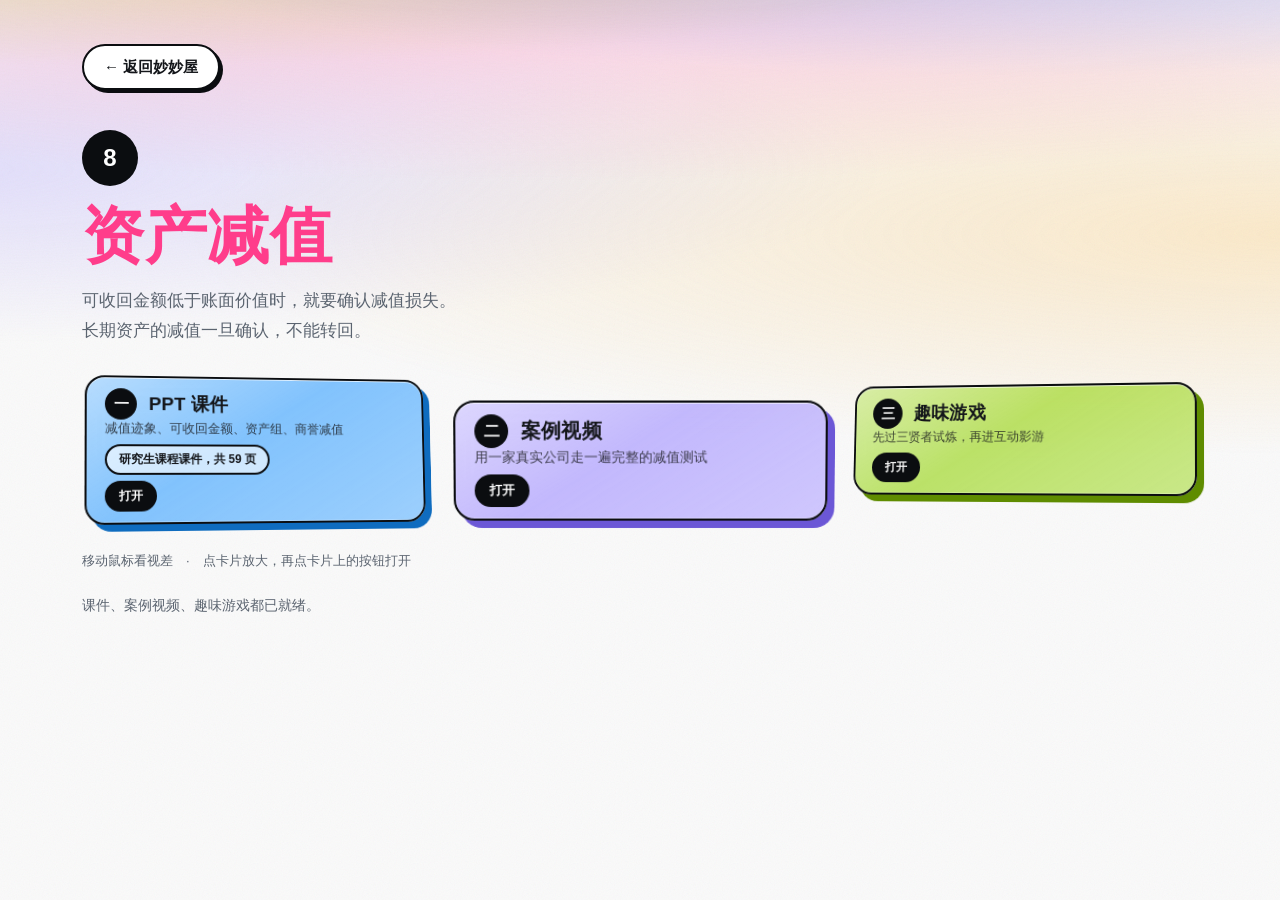
<file: 资产减值.html>
<!DOCTYPE html>
<html lang="zh-CN">
<head>
<meta charset="UTF-8" />
<meta name="viewport" content="width=device-width, initial-scale=1.0" />
<title>资产减值 - 会计准则妙妙屋</title>
  <link rel="icon" href="data:image/svg+xml,%3Csvg%20xmlns%3D%27http%3A%2F%2Fwww.w3.org%2F2000%2Fsvg%27%20viewBox%3D%270%200%20100%20100%27%3E%3Crect%20width%3D%27100%27%20height%3D%27100%27%20rx%3D%2724%27%20fill%3D%27%238ED000%27%2F%3E%3Ctext%20x%3D%2750%27%20y%3D%2755%27%20font-size%3D%2764%27%20font-weight%3D%27700%27%20text-anchor%3D%27middle%27%20dominant-baseline%3D%27central%27%20font-family%3D%27Yuanti%20SC%2CPingFang%20SC%2CHiragino%20Sans%20GB%2Csans-serif%27%20fill%3D%27%230B0D10%27%3E%E5%A6%99%3C%2Ftext%3E%3C%2Fsvg%3E" />
<meta name="description" content="资产减值的学习页面：减值迹象、可收回金额、资产组与商誉减值。含 59 页课程课件、案例视频与互动影游。" />
<meta property="og:type" content="website" />
<meta property="og:title" content="资产减值（CAS 8）｜会计准则妙妙屋" />
<meta property="og:description" content="资产减值的学习页面：减值迹象、可收回金额、资产组与商誉减值。含 59 页课程课件、案例视频与互动影游。" />
<meta property="og:locale" content="zh_CN" />
<link rel="stylesheet" href="styles.css?v=20261019t" />
<script>
/* 转场幕布：必须在首帧前决定是否铺开，否则会闪一下白屏 */
(function () {
  try {
    var raw = sessionStorage.getItem('mmw-transition');
    if (!raw) return;
    sessionStorage.removeItem('mmw-transition');
    var d = JSON.parse(raw) || {};
    var root = document.documentElement;
    if (d.fill) root.style.setProperty('--pt-fill', d.fill);
    if (d.rect) {
      root.style.setProperty('--pt-tx', d.rect.x + 'px');
      root.style.setProperty('--pt-ty', d.rect.y + 'px');
      root.style.setProperty('--pt-sx', (d.rect.w / window.innerWidth).toFixed(5));
      root.style.setProperty('--pt-sy', (d.rect.h / window.innerHeight).toFixed(5));
      root.setAttribute('data-pt-shrink', '1');
    }
    root.classList.add('is-entering');
  } catch (e) {}
})();
</script>
</head>
<body>
  <div class="pt-curtain" aria-hidden="true"></div>

  <div class="page">
    <a class="back" href="index.html">← 返回妙妙屋</a>

    <header class="detail-head" style="--tone: #FF3D8B; --tone-dark: #C21E63">
      <span class="hero-no">8</span>
      <h1 class="round" style="color: var(--tone)">资产减值</h1>
      <p class="lede">
        可收回金额低于账面价值时，就要确认减值损失。<br />
        长期资产的减值一旦确认，不能转回。
      </p>
    </header>

    <main class="scene is-floating" id="scene" aria-label="资产减值学习内容">
      <div class="scene-plane" id="plane"></div>
    </main>
    <p class="scene-hint" id="hint">移动鼠标看视差　·　点卡片放大，再点卡片上的按钮打开</p>

    <p class="colophon">
      课件、案例视频、趣味游戏都已就绪。
    </p>
  </div>

  <!-- 遮罩放在最外层：.scene 有 perspective、.page 转场时会加 transform，
       两者都会成为 position:fixed 后代的包含块，把遮罩困在里面（实测踩过两次） -->
  <div class="scene-veil" id="veil" hidden></div>

  <script src="common.js?v=20261019t"></script>
  <script src="impairment.js?v=20261019t"></script>
</body>
</html>
</file>
<file: styles.css>
/* ============================================================
   会计准则妙妙屋 · 多巴胺版
   设计分析：课程材料目录页，用户是课堂上要看投影的学生和老师。
   投影仪对比度差、观看距离远 → 「看得清」优先于「有品味」。

   旋钮：DESIGN_VARIANCE 8 / MOTION_INTENSITY 7 / VISUAL_DENSITY 4
   字体：圆体(展示层) + 苹方(数据/标签)，两族都是无衬线
   配色：7 色相等明度同彩度，颜色即准则身份（真实导航信息）
   ============================================================ */

:root {
  /* ---- 中性场：只用一套，不冷暖混用（§4.2） ---- */
  --场: #FAFAFA;
  --面: #FFFFFF;
  --墨: #14161A;          /* 近黑，非纯黑（§9.A） */
  --墨弱: #5B6470;
  --描: #0B0D10;          /* 贴纸轮廓，两模式都保持深色 */

  /* ---- 七个准则色：等明度等彩度，成体系 ---- */
  --c-jb: #9B8AFF;        /* 基本准则     薰衣草 */
  --c-ch: #8ED000;        /* 存货         青柠 */
  --c-tz: #FFB020;        /* 投资性房地产 琥珀 */
  --c-wx: #00C2A8;        /* 无形资产     青绿 */
  --c-jz: #FF3D8B;        /* 资产减值     品红（唯一开门，最热） */
  --c-jr: #2D9CFF;        /* 金融工具     天蓝 */
  --c-gj: #FF6B35;        /* 公允价值     橘 */

  /* ---- 形状（§4.4 形状锁定）：面用 20px，可点的东西一律全圆角 ---- */
  --r: 20px;

  --影偏移: 5px;
  --ease: cubic-bezier(.16, 1, .3, 1);

  --z-dialog: 40;
  --z-transition: 90;

  color-scheme: light dark;
}

* { box-sizing: border-box; }

/* hidden 属性必须能压住 display:block 这类样式，
   否则「隐藏」的元素照样占位（影游的空视频框就踩过这个坑） */
[hidden] { display: none !important; }

body {
  margin: 0;
  background: var(--场);
  color: var(--墨);
  font-family: "PingFang SC", "Hiragino Sans GB", "Microsoft YaHei",
    -apple-system, BlinkMacSystemFont, sans-serif;
  font-size: 16px;
  line-height: 1.6;
  -webkit-font-smoothing: antialiased;
}

/* 展示层字体：圆体。圆头笔画本身就是多巴胺语汇 */
.round { font-family: "Yuanti SC", "YuanTi SC", "Hiragino Maru Gothic ProN",
  "PingFang SC", "Microsoft YaHei", sans-serif; }

.page { max-width: 1180px; margin: 0 auto; padding: 88px 32px 76px; }

/* ================= 抬头 ================= */
.masthead { margin: 0 0 52px; }

.masthead h1 { margin: 0; font-weight: 700; }

.m-line {
  display: block;
  font-size: clamp(44px, 8.2vw, 86px);
  line-height: 1.06;
  letter-spacing: .02em;
  font-weight: 700;
}

/* 「妙妙屋」压在一条荧光笔痕上。
   用「字的处理方式」做视觉，而不是给标题里某个词换个颜色（§4.1 强调规则） */
.m-mark {
  display: inline-block;
  background: var(--c-ch);
  padding: .02em .14em .08em;
  /* 全站圆角规则：卡片 20px（--r）、交互药丸 999px、
     这里的荧光笔痕 10px（贴合文字，比卡片更收）。
     三种都有明确用途，不是随手写死的（§4.4 形状一致性锁） */
  border-radius: 10px;
  transform: rotate(-1.4deg);
  box-shadow: 4px 4px 0 rgba(20, 22, 26, .16);
}

/* ================= 七格 bento ================= */
/* 用 .scene-plane.bento 提高优先级：.scene-plane 里的 --cols:3 在文件后面，
   同优先级会覆盖掉这里的 12，首页会变成 3 列（实测踩过） */
.scene-plane.bento {
  --cols: 12;      /* 首页七格 */
  --gap: 16px;
}

/* 跨度按内容定：名字长、摘要长的格子就宽 */
.span-5  { grid-column: span 5; }
.span-7  { grid-column: span 7; }
.span-8  { grid-column: span 8; }
.span-6  { grid-column: span 6; }
.span-4  { grid-column: span 4; }
.span-12 { grid-column: span 12; }

/* ---- 贴纸 ---- */
.tile {
  position: relative;
  display: flex;
  flex-direction: column;
  gap: 10px;
  padding: 22px 24px;
  min-height: 148px;

  font: inherit;
  text-align: left;
  color: #14161A;                       /* 彩底上恒用深字，两模式都过 AA */
  background: var(--tone);
  border: 2px solid var(--描);
  border-radius: var(--r);
  /* 硬边实心投影，颜色取自该格自己的深色（不是通用灰影） */
  box-shadow: var(--影偏移) var(--影偏移) 0 var(--tone-dark);

  cursor: pointer;
  transition: transform .3s var(--ease);
  animation: pop .42s var(--ease) backwards;
}

@keyframes pop {
  from { opacity: 0; transform: translateY(16px) scale(.96); }
  to   { opacity: 1; transform: none; }
}

/* 由幕布「凝」成形：从放大状态收回原位 */
@keyframes condense {
  from { opacity: 0; transform: scale(1.9); }
  to   { opacity: 1; transform: none; }
}

@keyframes zoom-in {
  from { opacity: 0; transform: scale(1.16); }
  to   { opacity: 1; transform: none; }
}

/* §6.A 只动 transform：抬起与按压都不改 box-shadow */
.tile:hover, .tile:focus-visible { transform: translate(-3px, -3px) scale(1.012); }
.tile:active { transform: translate(2px, 2px) scale(.995); }

.tile:focus-visible { outline: 3px solid var(--描); outline-offset: 3px; }

/* 顶行：圆形号码 + 名称 */
.tile-head { display: flex; align-items: center; gap: 12px; }

.tile-no {
  flex: none;
  width: 44px; height: 44px;
  display: grid; place-items: center;
  font-size: 19px; font-weight: 700;
  font-variant-numeric: tabular-nums;
  color: #FFF;
  background: var(--描);
  border-radius: 999px;
}

.tile-name {
  margin: 0;
  font-size: 26px;
  font-weight: 700;
  letter-spacing: .01em;
  line-height: 1.2;
}

.tile-sum {
  margin: 0;
  font-size: 14.5px;
  line-height: 1.6;
  color: rgba(20, 22, 26, .78);
}

/* 主格专用：点进去之前先告诉你里面有啥 */
.tile-inside {
  width: fit-content;
  margin: 0;
  font-size: 13.5px;
  font-weight: 700;
  padding: 6px 14px;
  border-radius: 999px;
  border: 2px solid var(--描);
  background: rgba(255, 255, 255, .62);
}

/* 底部状态胶囊，推到最下 */
.tile-state {
  margin-top: auto;
  align-self: flex-start;
  font: inherit;                     /* 它是 <button>，默认字体会不一致 */
  font-size: 13px;
  font-weight: 700;
  padding: 5px 14px;
  border-radius: 999px;
  border: 2px solid var(--描);
  background: rgba(255, 255, 255, .55);
  color: inherit;
  /* 平时只是状态标签，不可点；卡片放大后才变成动作按钮。
     少了这行，没放大时点药丸也会直接执行动作。 */
  pointer-events: none;
  transform: scale(1);
  transform-origin: center;
  /* 只动 transform（§6.A）。background-color 是静态状态，不需要过渡 */
  transition: transform .25s var(--ease);
}

/* 放大后，这个药丸才变成「动作按钮」，
   它也是放大状态下唯一「不退出」的点击目标。 */
.slot.is-focus .tile-state {
  pointer-events: auto;
  cursor: pointer;
  /* 放大后按钮要更醒目，也更好点。
     用 scale 而不是改 padding/font-size，后两者是布局属性，
     动它们就违反了「只动 transform 和 opacity」（§6.A）。 */
  transform: scale(1.2);
  transform-origin: center;
}
.slot.is-focus .tile-state:hover  { transform: scale(1.26); }
.slot.is-focus .tile-state:active { transform: scale(1.12); }
.tile-state:focus-visible { outline: 3px solid var(--描); outline-offset: 3px; }

.tile-state.is-ok { background: var(--描); color: #FFF; }

/* ---- 全宽主格：唯一能进的「资产减值」 ---- */
.tile.is-feature {
  display: grid;
  grid-template-columns: 1fr auto;
  align-items: center;
  column-gap: 40px;
  row-gap: 12px;
  min-height: 0;
  padding: 28px 32px;
}

.tile.is-feature .tile-main { grid-column: 1; grid-row: 1 / span 2; min-width: 0; }
.tile.is-feature .tile-inside { grid-column: 2; grid-row: 1; justify-self: end; }
.tile.is-feature .tile-name { font-size: clamp(30px, 3.6vw, 44px); }
.tile.is-feature .tile-sum { font-size: 16px; max-width: 34em; margin-top: 10px; }
.tile.is-feature .tile-state { grid-column: 2; grid-row: 2; justify-self: end; margin-top: 0; }

/* ================= 页脚批注 ================= */
.colophon {
  margin: 40px 0 0;
  font-size: 15px;
  line-height: 1.85;
  color: var(--墨弱);
}

/* ================= 详情页 ================= */
.back {
  display: inline-block;
  margin-bottom: 40px;
  padding: 9px 20px;
  font-family: inherit;
  font-size: 15px;
  font-weight: 700;
  color: var(--墨);
  text-decoration: none;
  background: var(--面);
  border: 2px solid var(--描);
  border-radius: 999px;
  box-shadow: 3px 3px 0 var(--描);
  transition: transform .3s var(--ease);
}
.back:hover { transform: translate(-2px, -2px); }
.back:active { transform: translate(2px, 2px); }
.back:focus-visible { outline: 3px solid var(--描); outline-offset: 3px; }

.detail-head { margin-bottom: 44px; }

/* 入场顺序：号码 → 标题 → 导语 → 三格，逐级落位 */

.detail-head .hero-no {
  display: inline-grid; place-items: center;
  width: 56px; height: 56px;
  margin-bottom: 16px;
  font-size: 24px; font-weight: 700;
  color: #FFF; background: var(--描);
  border-radius: 999px;
}

.detail-head h1 {
  margin: 0 0 16px;
  font-size: clamp(38px, 6vw, 62px);
  font-weight: 700;
  letter-spacing: .01em;
  line-height: 1.1;
}

.detail-head .lede {
  margin: 0;
  max-width: 30em;
  font-size: 16.5px;
  line-height: 1.8;
  color: var(--墨弱);
}


/* ================= 敬请期待：贴纸弹窗 ================= */
.cs { position: fixed; inset: 0; z-index: var(--z-dialog);
  display: grid; place-items: center; padding: 24px; }
.cs[hidden] { display: none; }

.cs-mask { position: absolute; inset: 0; background: rgba(20, 22, 26, .48);
  opacity: 0; transition: opacity .22s ease; }
.cs.show .cs-mask { opacity: 1; }

.cs-card {
  position: relative;
  width: min(430px, 100%);
  padding: 30px 30px 26px;
  background: var(--面);
  border: 2px solid var(--描);
  border-radius: var(--r);
  box-shadow: 8px 8px 0 var(--tone-dark, var(--描));
  transform: translateY(14px) scale(.95);
  opacity: 0;
  transition: transform .34s var(--ease), opacity .24s ease;
}
.cs.show .cs-card { transform: none; opacity: 1; }

.cs-kicker {
  margin: 0 0 6px;
  font-size: 13px;
  font-weight: 700;
  letter-spacing: .1em;
  color: var(--tone-dark, #5B6470);
}

.cs-title { margin: 0 0 12px; font-size: 27px; font-weight: 700; letter-spacing: .01em; }

.cs-note { margin: 0 0 22px; font-size: 15px; line-height: 1.8; color: var(--墨弱); }

.cs-actions { display: flex; flex-wrap: wrap; gap: 10px; }

.cs-btn {
  font: inherit;
  font-size: 15px; font-weight: 700;
  padding: 10px 22px;
  color: var(--墨);
  background: var(--面);
  border: 2px solid var(--描);
  border-radius: 999px;
  cursor: pointer;
  transition: transform .3s var(--ease);
}
.cs-btn:hover { transform: translate(-2px, -2px); }
.cs-btn:active { transform: translate(2px, 2px); }
.cs-btn:focus-visible { outline: 3px solid var(--描); outline-offset: 3px; }

.cs-btn.is-primary {
  color: #14161A;
  background: var(--tone, #FFD23F);
  box-shadow: 3px 3px 0 var(--tone-dark, var(--描));
}

/* ================= 页面转场 ================= */
/* 点哪一格，就用那一格自己的颜色灌满屏幕，再展开成下一页 */
.pt-fly { position: fixed; z-index: var(--z-transition); pointer-events: none;
  transform-origin: 0 0; will-change: transform; }

.pt-curtain { display: none; }

html.is-entering .pt-curtain {
  display: block; position: fixed; inset: 0; z-index: var(--z-transition);
  background: var(--pt-fill, #14161A);
  transform-origin: 0 0; will-change: transform, opacity;
  /* 幕布纯装饰。不加这行的话，淡出期间（opacity 0 也仍然可命中）
     会把整页的点击都吃掉，到达后约 0.9 秒内什么都点不动 */
  pointer-events: none;
}

html.is-entering .pt-curtain.is-leaving {
  animation: pt-veil-out .62s cubic-bezier(.16, 1, .3, 1) forwards;
}

/* 到达 = 幕布「退回」+ 新页面「落定」。
   幕布轻微放大淡出（镜头拉远），页面从 1.05 倍收到原位（世界落定），
   两个动作方向一致、时间重叠，接成一个连续的运动。
   用 :not([data-pt-shrink]) 排除「返回首页」，那一路幕布要收缩到具体格子，
   页面若同时缩放，格子位置会飘、对不准。 */
html.is-entering:not([data-pt-shrink="1"]) .page {
  animation: page-settle .78s cubic-bezier(.16, 1, .3, 1) both;
}

@keyframes page-settle {
  from { opacity: 0; transform: scale(1.05); }
  50%  { opacity: 1; }
  to   { opacity: 1; transform: none; }
}

html.is-entering[data-pt-shrink="1"] .pt-curtain.is-leaving {
  animation-name: pt-veil-shrink;
  animation-duration: .48s;
}

/* 穿幕：幕布边放大边淡出，读到的是「镜头穿过这一格颜色」 */
@keyframes pt-veil-out {
  from { opacity: 1; transform: scale(1); }
  to   { opacity: 0; transform: scale(1.14); }
}

@keyframes pt-veil-shrink {
  from { opacity: 1; border-radius: 0; transform: translate(0, 0) scale(1, 1); }
  55%  { opacity: 1; }
  to   { opacity: 0; border-radius: var(--r);
         transform: translate(var(--pt-tx), var(--pt-ty))
                    scale(var(--pt-sx), var(--pt-sy)); }
}

/* ================= 小屏：§7 要求 4-10 级方差降到严格单列 ================= */
@media (max-width: 768px) {
  .page { padding: 48px 18px 56px; }
  .masthead { margin-bottom: 34px; }

  .bento { grid-template-columns: 1fr; }

  .span-5, .span-7, .span-8, .span-6, .span-4, .span-12 { grid-column: span 1; }

  .tile { min-height: 0; padding: 18px; }
  .tile-name { font-size: 22px; }

  /* 主格在小屏收回单栏 */
  .tile.is-feature { grid-template-columns: 1fr; row-gap: 12px; padding: 20px; }
  .tile.is-feature .tile-main { grid-column: 1; grid-row: auto; }
  .tile.is-feature .tile-inside,
  .tile.is-feature .tile-state { grid-column: 1; grid-row: auto; justify-self: start; }
}

/* ============================================================
   背景：色晕 + 颗粒
   底色平铺会显得是一块死白。加两层，但都只落在空白区，
   中间那条主视觉（标题 + 七格）留给内容自己，不抢戏。

   §6.E 规定颗粒只能挂在固定的 pointer-events:none 伪元素上，
   不能挂在滚动容器上（会持续重绘，拖垮移动端帧率）。
   §9.F 禁止只为「显得设计了」而画的网格线，所以不用网格底纹。
   ============================================================ */
body::before,
body::after {
  content: "";
  position: fixed;
  inset: 0;
  z-index: 0;
  pointer-events: none;      /* §6.E 硬性要求 */
}

/* 第一层：极光。
   参考 21st.dev 的 Aurora / AuroraBackground 两个组件，
   但它们是 React + WebGL，这里用纯 CSS 重写同样的视觉原理：
   不是圆斑，而是几条被拉得很扁的斜向色带，叠在页面上半部。
   色相仍然取自七个格子，所以颜色是从内容里长出来的。 */
body::before {
  inset: -10%;                 /* 留出漂移余量，移动时不会露边 */
  background-image:
    radial-gradient(118% 32% at 16% -6%,  rgba(142, 208,   0, .42), transparent 64%),
    radial-gradient(108% 28% at 74% -2%,  rgba( 45, 156, 255, .36), transparent 62%),
    radial-gradient(126% 30% at 44%  6%,  rgba(255,  61, 139, .28), transparent 64%),
    radial-gradient(100% 26% at  4% 24%,  rgba(155, 138, 255, .25), transparent 62%),
    radial-gradient(112% 32% at 92% 30%,  rgba(255, 176,  32, .22), transparent 64%);
  animation: aurora-drift 46s ease-in-out infinite alternate;
  will-change: transform;
}

/* 极慢的漂移：46 秒一个来回，幅度只有 1.5%，
   读到的是「这页是活的」，而不是「有东西在动」 */
@keyframes aurora-drift {
  from { transform: translate3d(-1.5%, -1.0%, 0) scale(1.02); }
  to   { transform: translate3d( 1.5%,  1.5%, 0) scale(1.06); }
}

/* 第二层：颗粒。§6.E 规定只能挂在固定的 pointer-events:none 伪元素上 */
body::after {
  opacity: .06;
  background-image: url("data:image/svg+xml,%3Csvg%20xmlns%3D%27http%3A%2F%2Fwww.w3.org%2F2000%2Fsvg%27%20width%3D%27160%27%20height%3D%27160%27%3E%3Cfilter%20id%3D%27n%27%3E%3CfeTurbulence%20type%3D%27fractalNoise%27%20baseFrequency%3D%270.85%27%20numOctaves%3D%273%27%20stitchTiles%3D%27stitch%27%2F%3E%3C%2Ffilter%3E%3Crect%20width%3D%27160%27%20height%3D%27160%27%20filter%3D%27url(%23n)%27%2F%3E%3C%2Fsvg%3E");
  background-size: 160px 160px;
}


.page { position: relative; z-index: 1; }

/* 暗色：同一套色晕，但要提亮才看得见 */
@media (prefers-color-scheme: dark) {
  /* 暗色：同一组极光带，提亮才看得见 */
  body::before {
    background-image:
      radial-gradient(118% 32% at 16% -6%,  rgba(142, 208,   0, .28), transparent 64%),
      radial-gradient(108% 28% at 74% -2%,  rgba( 45, 156, 255, .28), transparent 62%),
      radial-gradient(126% 30% at 44%  6%,  rgba(255,  61, 139, .25), transparent 64%),
      radial-gradient(100% 26% at  4% 24%,  rgba(155, 138, 255, .22), transparent 62%),
      radial-gradient(112% 32% at 92% 30%,  rgba(255, 176,  32, .19), transparent 64%);
  }
  body::after { opacity: .08; }
}

/* ================= §6.C / §8 暗色模式 ================= */
@media (prefers-color-scheme: dark) {
  :root {
    --场: #14161A;
    --面: #1E2128;
    --墨: #F2F3F5;
    --墨弱: #9AA3B0;
    /* 描边仍是深色：贴纸轮廓要压在彩底上，不能跟着页面翻白 */
    --描: #0B0D10;
  }
  .tile-sum { color: rgba(20, 22, 26, .80); }
  .tile-state { background: rgba(255, 255, 255, .62); }
}

@media (prefers-reduced-motion: reduce) {
  * { animation: none !important; transition: none !important; }
  body::before { animation: none !important; }
  html.is-entering .pt-curtain { display: none !important; }
}

/* ============================================================
   互动影游
   ============================================================ */
.game { max-width: 940px; }

.game-hud {
  display: flex; align-items: center; gap: 12px;
  margin-bottom: 14px;
}

.game-hud .badge {
  display: inline-block;
  padding: 5px 15px;
  font-size: 14px; font-weight: 700;
  color: #14161A;
  background: var(--tone, #FF3D8B);
  border: 2px solid var(--描);
  border-radius: 999px;
  box-shadow: 3px 3px 0 var(--描);
}

.game-step { font-size: 14px; color: var(--墨弱); }

/* 分数徽章：推到最右，扣分时变红 */
.game-hud .game-score {
  margin-left: auto;
  display: inline-block;
  padding: 5px 15px;
  font-size: 14px; font-weight: 700;
  font-variant-numeric: tabular-nums;
  color: #14161A;
  background: rgba(255, 255, 255, .72);
  border: 2px solid var(--描);
  border-radius: 999px;
  transition: transform .22s var(--ease), background-color .22s ease;
}
.game-hud .game-score.is-down { background: #FFD9E4; }
.game-hud .game-score.is-bump { transform: scale(1.14); }

.game-title {
  margin: 0 0 22px;
  font-size: clamp(28px, 4.4vw, 44px);
  font-weight: 700;
  letter-spacing: .01em;
  line-height: 1.2;
}

/* 舞台：16:9。有视频放视频，没视频放文字 */
.stage {
  position: relative;
  border: 2px solid var(--描);
  border-radius: var(--r);
  background: var(--面);
  box-shadow: 7px 7px 0 var(--tone, #FF3D8B);
  overflow: hidden;
  margin-bottom: 22px;
}

.stage video {
  display: block;
  width: 100%;
  aspect-ratio: 16 / 9;
  background: #0B0D10;
  object-fit: contain;
}

.stage-text {
  padding: 30px 32px;
  font-size: 17px;
  line-height: 1.95;
  white-space: pre-wrap;      /* 剧本里的换行原样保留 */
  min-height: 200px;
  display: flex;
  flex-direction: column;
  justify-content: center;
}

.stage-play {
  position: absolute; left: 50%; top: 50%;
  transform: translate(-50%, -50%);
  font: inherit; font-size: 17px; font-weight: 700;
  padding: 14px 30px;
  color: #14161A; background: var(--tone, #FF3D8B);
  border: 2px solid var(--描); border-radius: 999px;
  box-shadow: 4px 4px 0 var(--描);
  cursor: pointer;
  transition: transform .25s var(--ease);
}
.stage-play:hover { transform: translate(-50%, -50%) translate(-2px, -2px); }
.stage-play:active { transform: translate(-50%, -50%) translate(2px, 2px); }

.game-prompt {
  margin: 0 0 16px;
  font-size: 16px; font-weight: 700;
  color: var(--墨);
}
.game-prompt:empty { display: none; }

/* 选项 */
.choices { display: grid; gap: 12px; margin-bottom: 26px; }

/* 视频播完后，题目逐个滑入。只动 transform 和 opacity（§6.A） */
.choices.is-in .choice { animation: q-in .34s var(--ease) backwards; }
.choices.is-in .choice:nth-child(2) { animation-delay: .05s; }
.choices.is-in .choice:nth-child(3) { animation-delay: .1s; }
.choices.is-in .choice:nth-child(4) { animation-delay: .15s; }
@keyframes q-in {
  from { opacity: 0; transform: translateY(10px); }
  to   { opacity: 1; transform: none; }
}

.choice {
  display: flex; align-items: center; gap: 14px;
  width: 100%; text-align: left;
  font: inherit; color: inherit;
  padding: 16px 20px;
  background: var(--面);
  border: 2px solid var(--描);
  border-radius: var(--r);
  box-shadow: 4px 4px 0 var(--描);
  cursor: pointer;
  transition: transform .25s var(--ease);
}
.choice:hover, .choice:focus-visible { transform: translate(-3px, -3px); outline: none; }
.choice:active { transform: translate(2px, 2px); }
.choice:focus-visible { box-shadow: 4px 4px 0 var(--描), 0 0 0 3px var(--tone, #FF3D8B); }

.choice-key {
  flex: none;
  width: 34px; height: 34px;
  display: grid; place-items: center;
  font-size: 15px; font-weight: 700; color: #FFF;
  background: var(--描);
  border-radius: 999px;
}

.choice-main { display: flex; flex-direction: column; gap: 3px; min-width: 0; }
.choice-label { font-size: 18px; font-weight: 700; }
.choice-note { font-size: 14px; color: var(--墨弱); }

/* 底部小按钮 */
.game-foot { display: flex; flex-wrap: wrap; gap: 10px; }

.mini {
  font: inherit; font-size: 14px; font-weight: 700;
  padding: 8px 18px;
  color: var(--墨); background: var(--面);
  border: 2px solid var(--描); border-radius: 999px;
  box-shadow: 3px 3px 0 var(--描);
  cursor: pointer;
  transition: transform .25s var(--ease);
}
.mini:hover { transform: translate(-2px, -2px); }
.mini:active { transform: translate(2px, 2px); }
.mini:focus-visible { outline: 3px solid var(--描); outline-offset: 3px; }

@media (max-width: 768px) {
  .stage-text { padding: 22px 18px; font-size: 16px; }
  .choice { padding: 14px 16px; }
  .choice-label { font-size: 16px; }
}

@media (prefers-reduced-motion: reduce) {
  .choice:hover, .choice:active,
  .mini:hover, .mini:active,
  .stage-play:hover, .stage-play:active { transform: none; }
}

/* ============================================================
   3D 悬浮卡片（首页七格 + 详情页三格共用）
   §5 要求 glassmorphism 不能只用 backdrop-blur，必须加内描边和内阴影；
   §6.A 要求只动 transform / opacity。

   ★ 关键实现决定：不给 .scene-plane 开 transform-style: preserve-3d。
     实测 preserve-3d 会让 Chrome 的命中测试失效：卡片看得见却点不到
     （elementFromPoint 返回的是父级容器）。
     改成每个 .slot 自带 perspective，卡片照样有纵深，父级保持平的，
     点击就恢复正常。
   ============================================================ */
.scene {
  perspective: 1500px;
  perspective-origin: 50% 40%;
  margin-bottom: 18px;
}

.scene-plane {
  --cols: 3;          /* 详情页三格 */
  --gap: 26px;
  display: grid;
  /* 必须用 minmax(0,1fr)：1fr 实为 minmax(auto,1fr)，auto 最小值会被内容
     撑开，列宽会变得参差不齐（实测 12 列被撑成 210/210/210/0/0/0/0/9.8/47…）*/
  grid-template-columns: repeat(var(--cols), minmax(0, 1fr));
  gap: var(--gap);
  will-change: transform;
}

/* 放大时场景要「转正」，给它一个过渡，别硬跳 */
.scene.is-focused .scene-plane { transition: transform .5s var(--ease); }

/* slot：给卡片提供透视，并承担深度位移（JS 写入） */
.slot {
  perspective: 900px;
  perspective-origin: 50% 50%;
  transition: transform .5s var(--ease), opacity .45s ease;
}

/* 只有详情页的格子持续漂浮。首页是 7 格内容网格，
   七张卡一起飘既费电又干扰阅读（§5 动效必须有理由）。 */
.scene.is-floating .slot {
  animation: bob3d 9s ease-in-out infinite;
  animation-delay: var(--fd, 0s);
}

@keyframes bob3d {
  0%, 100% { transform: translateY(0); }
  50%      { transform: translateY(-9px); }
}

/* 变暗：放在卡片自己身上，并关掉 backdrop-filter。
   祖先 opacity<1 时 backdrop-filter 会采样到空的离屏缓冲，
   卡片会糊成一条灰带（实测踩过）。 */
.slot.is-dim .card3d {
  opacity: .3;
  backdrop-filter: none;
  -webkit-backdrop-filter: none;
  pointer-events: none;
}

/* ---- 3D 摆位：两页共用 ---- */
.card3d {
  width: 100%;
  transform: translate3d(0, var(--ty, 0px), var(--z, 0px))
             rotateY(var(--ry, 0deg)) rotateX(var(--rx, 0deg));
  transition: transform .62s var(--ease);
  cursor: pointer;
}

.card3d {
  /* 悬停的力度按页面给：首页是 12 列宽窄不一的格子，
     整行的「资产减值」若也放大 10% 会胀出 100 多像素、盖住邻卡，
     所以首页克制、详情页三张小卡才放得开。 */
  --hover-z: 12px;
  --hover-scale: 1.012;
}

.card3d:hover {
  position: relative;
  z-index: 2;                      /* 抬起来的那张要压在邻卡之上 */
  /* 抬高 + 沿 Z 推近 + 额外缩放。沿 Z 推近本身也会放大
     （透视 900/(900-Z)），三者叠起来才有明显手感。 */
  transform: translate3d(0, calc(var(--ty, 0px) + var(--lift, -8px)),
                            calc(var(--z, 0px) + var(--hover-z)))
             rotateY(var(--ry, 0deg)) rotateX(var(--rx, 0deg)) scale(var(--hover-scale));
}
.card3d:active {
  transform: translate3d(0, calc(var(--ty, 0px) + 3px), calc(var(--z, 0px) - 12px))
             rotateY(var(--ry, 0deg)) rotateX(var(--rx, 0deg)) scale(0.99);
}

/* 悬停时整张卡提亮一层，让反馈一眼可见。
   只用 opacity（§6.A）；白色叠层在内容之下，字不会被冲淡。 */
.card3d::before {
  content: '';
  position: absolute;
  inset: 0;
  border-radius: inherit;
  background: #FFF;
  opacity: 0;
  pointer-events: none;
  transition: opacity .22s ease;
}
.card3d:hover::before { opacity: .13; }

/* 详情页只有三张小卡，空间富裕，悬停可以放开做 */
.card3d--glass { --hover-z: 40px; --hover-scale: 1.05; }

/* 玻璃卡再亮一点，透光感更强 */
.card3d--glass:hover::before { opacity: .18; }
.card3d:focus-visible { outline: 3px solid var(--描); outline-offset: 4px; }

/* 放大：默认推到最前。JS 会写更精确的内联 transform（含居中位移），内联优先 */
.slot.is-focus { position: relative; z-index: 3; }
.slot.is-focus .card3d {
  transform: translate3d(0, 0, 330px) rotateY(0deg) rotateX(0deg) scale(1.03);
}

/* ---- 玻璃外观：只有详情页三格用 ---- */
.card3d--glass {
  min-height: 190px;
  display: flex;
  flex-direction: column;
  gap: 10px;
  padding: 22px 24px;

  font: inherit;
  text-align: left;
  color: #14161A;
  animation: none;            /* 不继承 .tile 的 pop，入场由「页面落定」统一负责 */

  background:
    linear-gradient(148deg,
      rgba(255, 255, 255, .46) 0%,
      rgba(255, 255, 255, .06) 44%,
      rgba(255, 255, 255, .26) 100%),
    var(--tone-glass);
  backdrop-filter: blur(16px) saturate(150%);
  -webkit-backdrop-filter: blur(16px) saturate(150%);
  border: 2px solid var(--描);
  border-radius: var(--r);

  box-shadow:
    inset 0 1px 0 rgba(255, 255, 255, .68),
    inset 0 -1px 0 rgba(255, 255, 255, .22),
    7px 7px 0 var(--tone-dark);
}

/* 操作提示。放大时必须淡出，否则会和放大的卡片叠在一起 */
.scene-hint {
  margin: 0 0 34px;
  font-size: 14px;
  color: var(--墨弱);
  transition: opacity .3s ease;
}
.scene-hint.is-hidden { opacity: 0; }

/* 触摸设备上动作按钮必须够大：手指按 35px 很容易点空，
   而点空就退出界面了（动作按钮是手机上唯一的入口）。
   44px 是通行下限。 */
@media (hover: none), (max-width: 768px) {
  .slot.is-focus .tile-state {
    min-height: 44px;
    display: inline-flex;
    align-items: center;
    padding: 0 22px;
  }
}

/* ============================================================
   矮窗口紧凑模式（投影仪 / 笔记本）
   实测 1280×720 时原版只能完整看到 4/7 张卡，
   而小组汇报多半在这种投影仪上放，七条准则看不全是硬伤。
   只在「宽够 + 高不够」时启用，大屏保持原来的呼吸感。
   ============================================================ */
@media (min-width: 769px) and (max-height: 1020px) {
  .page { padding-top: 44px; padding-bottom: 44px; }
  .masthead { margin-bottom: 22px; }
  .m-line { font-size: clamp(32px, 4.2vw, 54px); }

  .scene { margin-bottom: 10px; }
  .scene-plane.bento { --gap: 11px; }

  .tile { padding: 11px 18px; gap: 6px; min-height: 0; }
  .tile-no { width: 32px; height: 32px; font-size: 15px; }
  .tile-name { font-size: 19px; }
  .tile-sum { font-size: 13px; line-height: 1.45; }
  .tile-state { font-size: 12px; padding: 4px 12px; }
  .tile-inside { font-size: 12px; padding: 4px 12px; }
  .tile.is-feature { padding: 15px 22px; column-gap: 26px; row-gap: 8px; }

  .scene-hint { font-size: 13px; margin-bottom: 16px; }
  .colophon { margin-top: 22px; font-size: 14px; line-height: 1.6; }
}

/* ---- 小屏 / 触屏：退回严格单列，不做 3D（§7 移动端覆盖）---- */
@media (max-width: 768px), (hover: none) {
  .scene { perspective: none; }
  .scene-plane { grid-template-columns: 1fr; gap: 16px; transform: none !important; }
  .slot { perspective: none; animation: none; }
  .slot.is-dim { opacity: 1; }
  .card3d { transform: none !important; min-height: 0; }
  .slot.is-focus .card3d { transform: none !important; }
  .scene-hint { display: none; }
  .scene-veil { display: none; }
}

/* ---- §6.B 减弱动效：停掉漂浮和视差 ---- */
@media (prefers-reduced-motion: reduce) {
  .slot { animation: none !important; }
  .scene-plane { transform: none !important; }
  .slot, .card3d { transition: none !important; }
  .card3d:hover, .card3d:active { transform: none !important; }
}

/* ---- §5 要求：不支持透明时给实心回退 ---- */
@media (prefers-reduced-transparency: reduce) {
  .card3d {
    background: var(--tone);
    backdrop-filter: none;
    -webkit-backdrop-filter: none;
    box-shadow:
      inset 0 1px 0 rgba(255, 255, 255, .5),
      7px 7px 0 var(--tone-dark);
  }
}

/* ---- 暗色：场更暗，玻璃若还是同样透明度，深字对比度会掉，
        所以把填充提到更实（下面实测验证过）---- */
@media (prefers-color-scheme: dark) {
  .card3d {
    background:
      linear-gradient(148deg,
        rgba(255, 255, 255, .22) 0%,
        rgba(255, 255, 255, .03) 44%,
        rgba(255, 255, 255, .12) 100%),
      var(--tone-solid);
  }
}

/* ── 剧情简介（视频播完后出现） ── */
.game-summary {
  margin: 0 0 18px;
  padding: 16px 20px;
  border-left: 3px solid var(--accent, #2D9CFF);
  background: #F2F5F9;
  border-radius: 0 10px 10px 0;
  font-size: 15px;
  line-height: 1.85;
  color: #2B3441;
}
.game-summary[hidden] { display: none; }

/* ── 视频压矮，保证简介和选项一屏可见 ── */
.game-stage video,
#video {
  max-height: 46vh;          /* 原本接近满屏，压到不到半屏 */
  width: 100%;
  object-fit: contain;
  background: #0B1220;
}
.game-summary {
  scroll-margin-top: 90px;   /* 自动滚动时留出顶部导航的高度 */
}

/* ── 开场页（前情提要） ── */
.game-intro { max-width: 760px; margin: 24px auto 48px; }
.intro-kicker { font-size: 12px; letter-spacing: .14em; color: #6B7683; margin: 0 0 10px; text-transform: uppercase; }
.intro-title { font-size: 34px; line-height: 1.25; margin: 0 0 22px; color: #101418; }
.intro-body { font-size: 15.5px; line-height: 1.95; color: #2B3441; }
.intro-body p { margin: 0 0 15px; }
.intro-body ul { margin: 0 0 16px; padding-left: 20px; }
.intro-body li { margin: 0 0 7px; }
.intro-body strong { color: #0F6CBF; font-weight: 700; }
.intro-hint { font-size: 13.5px; color: #7A8592; padding: 12px 16px; background: #F2F5F9; border-radius: 8px; }
.intro-start {
  margin: 26px 0 0; padding: 15px 52px; font-size: 17px; font-weight: 700;
  color: #FFFFFF; background: #101418; border: 0; border-radius: 999px; cursor: pointer;
  transition: transform .16s ease, background .16s ease;
}
.intro-start:hover { transform: translateY(-2px); background: #0F6CBF; }
.game-intro[hidden] { display: none; }

/* ── 开场页期间藏掉游戏本体 ── */
.page.game.is-intro .game-hud,
.page.game.is-intro .game-title,
.page.game.is-intro .stage,
.page.game.is-intro #summary,
.page.game.is-intro #prompt,
.page.game.is-intro #choices {
  display: none !important;
}

/* ── 得分反馈 toast ── */
.score-toast {
  position: fixed; left: 50%; top: 12%; transform: translate(-50%, -8px);
  padding: 14px 30px; border-radius: 999px;
  font-size: 26px; font-weight: 800; letter-spacing: .02em;
  color: #FFFFFF; background: #101418;
  box-shadow: 0 14px 40px rgba(16, 20, 24, .28);
  opacity: 0; pointer-events: none; z-index: 99;
  transition: opacity .22s ease, transform .22s ease;
}
.score-toast.is-up   { background: #0B7A3B; }
.score-toast.is-mid  { background: #0F6CBF; }
.score-toast.is-down { background: #C21E63; }
.score-toast.is-on   { opacity: 1; transform: translate(-50%, 0); }
.score-toast small   { display: block; font-size: 13px; font-weight: 500; opacity: .82; margin-top: 3px; }

/* ── 影游道具栏 ── */
.game-bag { display: flex; align-items: center; gap: 12px; margin: 0 0 16px; }
.bag-item {
  display: flex; align-items: center; gap: 10px; padding: 9px 18px 9px 12px;
  border-radius: 999px; border: 2px solid var(--ink, #101418); background: #fff;
  cursor: pointer; font-family: inherit; box-shadow: 3px 3px 0 var(--ink, #101418);
  transition: transform .15s ease, box-shadow .15s ease;
}
.bag-item:hover { transform: translate(-1px, -1px); box-shadow: 4px 4px 0 var(--ink, #101418); }
.bag-item svg { width: 22px; height: 20px; fill: #C21E63; }
.bag-item span { font-size: 14px; font-weight: 800; color: #101418; }
.bag-item small { font-size: 12px; color: #6B7683; }
.bag-item:disabled { opacity: .38; cursor: not-allowed; box-shadow: none; transform: none; }
.bag-used { font-size: 12.5px; color: #6B7683; }
.game-bag[hidden] { display: none; }

/* ── 结局回顾 ── */
.review { max-width: 780px; margin: 40px auto 0; }
.rv-title { font-size: 22px; margin: 0 0 10px; color: #101418; }
.rv-stat { font-size: 14px; color: #6B7683; margin: 0 0 24px; }
.rv-stat strong { color: #101418; font-size: 17px; }
.rv-item {
  padding: 16px 20px; border-radius: 14px; background: #fff; margin: 0 0 12px;
  border-left: 3px solid #E3E8EE; border: 1px solid #EDF1F5; border-left-width: 3px;
}
.rv-item.ok  { border-left-color: #0B7A3B; }
.rv-item.mid { border-left-color: #0F6CBF; }
.rv-item.bad { border-left-color: #C21E63; }
.rv-no { font-size: 12.5px; color: #6B7683; margin: 0 0 8px; display: flex; align-items: center; gap: 10px; }
.rv-tag { margin-left: auto; padding: 2px 10px; border-radius: 999px; font-size: 11.5px; font-weight: 700; }
.rv-item.ok  .rv-tag { background: #E9F7EF; color: #0B7A3B; }
.rv-item.mid .rv-tag { background: #EAF1FA; color: #0F6CBF; }
.rv-item.bad .rv-tag { background: #FCEBF2; color: #C21E63; }
.rv-q { font-size: 14px; color: #2B3441; margin: 0 0 8px; font-weight: 600; }
.rv-a { font-size: 14px; color: #101418; margin: 0 0 10px; line-height: 1.6; }
.rv-e { font-size: 13.5px; color: #4A5563; margin: 0; line-height: 1.8; padding-top: 10px; border-top: 1px dashed #EDF1F5; }
.rv-e b { color: #0F6CBF; margin-right: 6px; }
.review[hidden] { display: none; }

/* ── 答题计时器 ── */
.game-timer {
  padding: 6px 16px; border-radius: 999px; font-size: 14px; font-weight: 800;
  background: #F2F5F9; color: #2B3441; border: 2px solid transparent;
  font-variant-numeric: tabular-nums; transition: all .2s ease;
}
.game-timer.warn  { background: #FFF4E5; color: #B25E00; border-color: #F0C07A; }
.game-timer.danger{ background: #FCEBF2; color: #C21E63; border-color: #E9A7C4; animation: tpulse .9s ease-in-out infinite; }
.game-timer[hidden] { display: none; }
@keyframes tpulse { 0%,100%{transform:scale(1)} 50%{transform:scale(1.06)} }
.rv-time { font-size: 12.5px; color: #8A93A0; margin-left: 6px; }

/* 操作按钮条：始终在视频上方，不被挤走 */
.game-actions {
  display: flex; gap: 10px; flex-wrap: wrap;
  margin: 0 0 14px;
}

/* 操作按钮条：视频下方 */
.game-actions { display: flex; gap: 10px; flex-wrap: wrap; margin: 14px 0 0; }
.game-actions[hidden] { display: none; }
.game-foot { margin: 22px 0 0; }
.game-foot[hidden] { display: none; }

/* 提交失败提示 */
.submit-fail {
  max-width: 780px; margin: 20px auto 0; padding: 18px 22px; border-radius: 14px;
  background: #FFF4E5; border-left: 4px solid #B25E00; color: #5C3A00;
  font-size: 14.5px; line-height: 1.8;
}
.submit-fail b { font-size: 16px; color: #B25E00; display: block; margin-bottom: 8px; }
.submit-fail p { margin: 6px 0; }
.submit-fail code {
  display: block; margin: 10px 0; padding: 12px 16px; background: #fff;
  border-radius: 10px; font-size: 19px; font-weight: 700; color: #101418;
  letter-spacing: .04em; text-align: center;
}
.submit-fail .sf-tip { font-size: 12.5px; color: #8A6A3A; margin-top: 10px; }
</file>
<file: 三贤者/三贤者.css>
:root{--ink:#101418;--ink2:#2B3441;--gray:#6B7683;--line:#E3E8EE;--bg:#FAFAFA;}
*{box-sizing:border-box}
html,body{margin:0;padding:0}
body{
  font-family:"PingFang SC","Hiragino Sans GB","Heiti SC",system-ui,sans-serif;
  background:linear-gradient(160deg,#F7E9F3 0%,#F4F1FB 45%,#FBF3E8 100%);
  color:var(--ink); min-height:100vh; -webkit-font-smoothing:antialiased;
}
.wrap{max-width:940px;margin:0 auto;padding:34px 22px 80px}
.back{display:inline-block;padding:9px 18px;border-radius:999px;background:#fff;color:var(--ink);
  text-decoration:none;font-size:14px;border:2px solid var(--ink);box-shadow:3px 3px 0 var(--ink);margin-bottom:34px}
.back:hover{transform:translate(-1px,-1px);box-shadow:4px 4px 0 var(--ink)}
.kicker{font-size:12px;letter-spacing:.16em;color:var(--gray);margin:0 0 10px}
h1{font-size:38px;line-height:1.2;margin:0 0 16px;letter-spacing:-.01em}
.lede{font-size:16px;line-height:1.85;color:var(--ink2);margin:0 0 30px}

/* 选路 */
.paths{display:grid;grid-template-columns:repeat(3,1fr);gap:20px;margin-top:8px}
@media(max-width:820px){.paths{grid-template-columns:1fr}}

.path{
  position:relative;display:flex;flex-direction:column;text-align:left;
  padding:24px 22px 22px;border-radius:22px;cursor:pointer;font-family:inherit;
  background:#fff;border:2.5px solid var(--ink);box-shadow:5px 5px 0 var(--ink);
  transition:transform .18s ease,box-shadow .18s ease,background .18s ease;
  overflow:hidden;
}
.path::before{
  content:'';position:absolute;inset:0;background:var(--c);opacity:.055;
  transition:opacity .18s ease;
}
.path:hover{transform:translate(-3px,-3px);box-shadow:9px 9px 0 var(--ink)}
.path:hover::before{opacity:.12}
.path:active{transform:translate(0,0);box-shadow:3px 3px 0 var(--ink)}

.path-top{display:flex;align-items:center;justify-content:space-between;margin-bottom:16px}
.path-no{
  width:36px;height:36px;border-radius:50%;background:var(--ink);color:#fff;
  display:flex;align-items:center;justify-content:center;font-weight:800;font-size:15px;
}
.path-heart{width:26px;height:23px;fill:var(--c);opacity:.85}
.path-name{font-size:22px;font-weight:800;margin:0 0 5px;color:var(--ink);letter-spacing:-.01em}
.path-sub{font-size:13px;color:var(--gray);margin:0 0 16px}

.path-tags{display:flex;gap:6px;flex-wrap:wrap;margin-bottom:16px}
.path-tags span{
  font-size:11.5px;padding:4px 10px;border-radius:999px;
  background:#F2F5F9;color:var(--ink2);font-weight:600;
}

.path-reward{
  margin:auto 0 0;padding-top:14px;border-top:1.5px dashed #E3E8EE;
  font-size:13px;color:var(--gray);display:flex;align-items:center;gap:6px;
}
.path-reward b{color:var(--ink);font-size:13.5px}
.path-arrow{
  position:absolute;right:20px;bottom:20px;font-size:17px;color:var(--c);
  opacity:0;transform:translateX(-6px);transition:all .18s ease;font-weight:800;
}
.path:hover .path-arrow{opacity:1;transform:translateX(0)}

/* 答题 */
.quiz-head{display:flex;align-items:center;gap:12px;margin-bottom:20px;flex-wrap:wrap}
.badge{padding:6px 14px;border-radius:999px;background:var(--ink);color:#fff;font-size:13px;font-weight:700}
.qstep{font-size:13.5px;color:var(--gray)}
.qscore{margin-left:auto;font-size:17px;font-weight:800;padding:9px 20px;border-radius:999px;
  background:#101418;color:#fff;border:2px solid var(--ink);transition:transform .18s ease,background .18s ease}
.qscore.bump{transform:scale(1.18);background:#0B7A3B}
.qtitle{font-size:24px;line-height:1.5;margin:0 0 8px}
.qtype{font-size:13px;color:var(--gray);margin:0 0 22px}
.opts{display:flex;flex-direction:column;gap:11px;margin-bottom:22px}
.opt{
  display:flex;align-items:flex-start;gap:13px;padding:15px 18px;border-radius:14px;cursor:pointer;
  background:#fff;border:2px solid var(--line);font-size:15.5px;line-height:1.6;transition:all .14s ease;
}
.opt:hover{border-color:#B9C4D0}
.opt.on{border-color:var(--ink);box-shadow:3px 3px 0 var(--ink);background:#fff}
.opt-key{flex:0 0 26px;height:26px;border-radius:50%;background:#F2F5F9;color:var(--ink2);
  display:flex;align-items:center;justify-content:center;font-weight:800;font-size:13px}
.opt.on .opt-key{background:var(--ink);color:#fff}
.opt.right{border-color:#0B7A3B;background:#F1FAF4}
.opt.right .opt-key{background:#0B7A3B;color:#fff}
.opt.wrong{border-color:#C21E63;background:#FDF2F6}
.opt.wrong .opt-key{background:#C21E63;color:#fff}
.submit{display:inline-block;padding:14px 42px;border-radius:999px;border:0;cursor:pointer;
  font-size:16px;font-weight:800;color:#fff;background:var(--ink);text-decoration:none;
  transition:transform .15s ease,background .15s ease}
.submit:hover{transform:translateY(-2px);background:#0F6CBF}
.submit.ghost{background:#fff;color:var(--ink);border:2px solid var(--ink);margin-left:12px}
.submit.ghost:hover{background:#F2F5F9}
.verdict{margin:20px 0 0;padding:14px 18px;border-radius:12px;font-size:14.5px;line-height:1.75}
.verdict.ok{background:#F1FAF4;color:#0B7A3B;border-left:3px solid #0B7A3B}
.verdict.bad{background:#FDF2F6;color:#C21E63;border-left:3px solid #C21E63}

/* 结果 */
.heart{display:flex;align-items:center;gap:16px;margin:26px 0 6px}
.heart svg{width:64px;height:58px;fill:#C21E63;filter:drop-shadow(3px 3px 0 rgba(16,20,24,.18))}
.heart span{font-size:24px;font-weight:800}
.acts{margin-top:32px}

/* 道具说明 */
.heart-txt { display: flex; flex-direction: column; gap: 4px; }
.heart-txt #rHeartName { font-size: 24px; font-weight: 800; }
.heart-txt p { margin: 0; font-size: 14px; color: #6B7683; }
.heart-use {
  margin: 18px 0 0; padding: 18px 22px; border-radius: 14px;
  background: #FFF8FB; border-left: 3px solid #C21E63;
}
.hu-t { margin: 0 0 8px; font-size: 14px; font-weight: 800; color: #C21E63; }
.hu-d { margin: 0 0 10px; font-size: 15px; line-height: 1.85; color: #2B3441; }
.hu-n { margin: 0; font-size: 12.5px; color: #8A93A0; }

/* ── 游戏介绍 ── */
.rules { max-width: 820px; }
.rule-card {
  background: #fff; border: 2.5px solid var(--ink); border-radius: 20px;
  box-shadow: 5px 5px 0 var(--ink); padding: 24px 26px; margin: 0 0 22px;
}
.rc-head { display: flex; align-items: flex-start; gap: 14px; margin-bottom: 16px; }
.rc-no {
  flex: 0 0 38px; height: 38px; border-radius: 50%; background: var(--ink); color: #fff;
  display: flex; align-items: center; justify-content: center; font-weight: 800; font-size: 16px;
}
.rc-head h2 { margin: 0 0 4px; font-size: 21px; }
.rc-sub { margin: 0; font-size: 13px; color: var(--gray); }
.rc-list { margin: 0; padding-left: 20px; font-size: 14.5px; line-height: 2; color: var(--ink2); }
.rc-list li { margin: 0 0 6px; }
.rc-list b { color: var(--ink); }
.rc-opt { list-style: none; margin-left: -20px; padding: 3px 12px; border-radius: 8px; }
.rc-opt.bad { background: #FCEBF2; }
.rc-opt.bad b { color: #C21E63; }
.rc-opt.mid { background: #EAF1FA; }
.rc-opt.mid b { color: #0F6CBF; }
.rc-opt.ok  { background: #E9F7EF; }
.rc-opt.ok b  { color: #0B7A3B; }
</file>
<file: sxz.css>
:root{--ink:#101418;--ink2:#2B3441;--gray:#6B7683;--line:#E3E8EE;--bg:#FAFAFA;}
*{box-sizing:border-box}
html,body{margin:0;padding:0}
body{
  font-family:"PingFang SC","Hiragino Sans GB","Heiti SC",system-ui,sans-serif;
  background:linear-gradient(160deg,#F7E9F3 0%,#F4F1FB 45%,#FBF3E8 100%);
  color:var(--ink); min-height:100vh; -webkit-font-smoothing:antialiased;
}
.wrap{max-width:940px;margin:0 auto;padding:34px 22px 80px}
.back{display:inline-block;padding:9px 18px;border-radius:999px;background:#fff;color:var(--ink);
  text-decoration:none;font-size:14px;border:2px solid var(--ink);box-shadow:3px 3px 0 var(--ink);margin-bottom:34px}
.back:hover{transform:translate(-1px,-1px);box-shadow:4px 4px 0 var(--ink)}
.kicker{font-size:12px;letter-spacing:.16em;color:var(--gray);margin:0 0 10px}
h1{font-size:38px;line-height:1.2;margin:0 0 16px;letter-spacing:-.01em}
.lede{font-size:16px;line-height:1.85;color:var(--ink2);margin:0 0 30px}

/* 选路 */
.paths{display:grid;grid-template-columns:repeat(3,1fr);gap:20px;margin-top:8px}
@media(max-width:820px){.paths{grid-template-columns:1fr}}

.path{
  position:relative;display:flex;flex-direction:column;text-align:left;
  padding:24px 22px 22px;border-radius:22px;cursor:pointer;font-family:inherit;
  background:#fff;border:2.5px solid var(--ink);box-shadow:5px 5px 0 var(--ink);
  transition:transform .18s ease,box-shadow .18s ease,background .18s ease;
  overflow:hidden;
}
.path::before{
  content:'';position:absolute;inset:0;background:var(--c);opacity:.055;
  transition:opacity .18s ease;
}
.path:hover{transform:translate(-3px,-3px);box-shadow:9px 9px 0 var(--ink)}
.path:hover::before{opacity:.12}
.path:active{transform:translate(0,0);box-shadow:3px 3px 0 var(--ink)}

.path-top{display:flex;align-items:center;justify-content:space-between;margin-bottom:16px}
.path-no{
  width:36px;height:36px;border-radius:50%;background:var(--ink);color:#fff;
  display:flex;align-items:center;justify-content:center;font-weight:800;font-size:15px;
}
.path-heart{width:26px;height:23px;fill:var(--c);opacity:.85}
.path-name{font-size:22px;font-weight:800;margin:0 0 5px;color:var(--ink);letter-spacing:-.01em}
.path-sub{font-size:13px;color:var(--gray);margin:0 0 16px}

.path-tags{display:flex;gap:6px;flex-wrap:wrap;margin-bottom:16px}
.path-tags span{
  font-size:11.5px;padding:4px 10px;border-radius:999px;
  background:#F2F5F9;color:var(--ink2);font-weight:600;
}

.path-reward{
  margin:auto 0 0;padding-top:14px;border-top:1.5px dashed #E3E8EE;
  font-size:13px;color:var(--gray);display:flex;align-items:center;gap:6px;
}
.path-reward b{color:var(--ink);font-size:13.5px}
.path-arrow{
  position:absolute;right:20px;bottom:20px;font-size:17px;color:var(--c);
  opacity:0;transform:translateX(-6px);transition:all .18s ease;font-weight:800;
}
.path:hover .path-arrow{opacity:1;transform:translateX(0)}

/* 答题 */
.quiz-head{display:flex;align-items:center;gap:12px;margin-bottom:20px;flex-wrap:wrap}
.badge{padding:6px 14px;border-radius:999px;background:var(--ink);color:#fff;font-size:13px;font-weight:700}
.qstep{font-size:13.5px;color:var(--gray)}
.qscore{margin-left:auto;font-size:17px;font-weight:800;padding:9px 20px;border-radius:999px;
  background:#101418;color:#fff;border:2px solid var(--ink);transition:transform .18s ease,background .18s ease}
.qscore.bump{transform:scale(1.18);background:#0B7A3B}
.qtitle{font-size:24px;line-height:1.5;margin:0 0 8px}
.qtype{font-size:13px;color:var(--gray);margin:0 0 22px}
.opts{display:flex;flex-direction:column;gap:11px;margin-bottom:22px}
.opt{
  display:flex;align-items:flex-start;gap:13px;padding:15px 18px;border-radius:14px;cursor:pointer;
  background:#fff;border:2px solid var(--line);font-size:15.5px;line-height:1.6;transition:all .14s ease;
}
.opt:hover{border-color:#B9C4D0}
.opt.on{border-color:var(--ink);box-shadow:3px 3px 0 var(--ink);background:#fff}
.opt-key{flex:0 0 26px;height:26px;border-radius:50%;background:#F2F5F9;color:var(--ink2);
  display:flex;align-items:center;justify-content:center;font-weight:800;font-size:13px}
.opt.on .opt-key{background:var(--ink);color:#fff}
.opt.right{border-color:#0B7A3B;background:#F1FAF4}
.opt.right .opt-key{background:#0B7A3B;color:#fff}
.opt.wrong{border-color:#C21E63;background:#FDF2F6}
.opt.wrong .opt-key{background:#C21E63;color:#fff}
.submit{display:inline-block;padding:14px 42px;border-radius:999px;border:0;cursor:pointer;
  font-size:16px;font-weight:800;color:#fff;background:var(--ink);text-decoration:none;
  transition:transform .15s ease,background .15s ease}
.submit:hover{transform:translateY(-2px);background:#0F6CBF}
.submit.ghost{background:#fff;color:var(--ink);border:2px solid var(--ink);margin-left:12px}
.submit.ghost:hover{background:#F2F5F9}
.verdict{margin:20px 0 0;padding:14px 18px;border-radius:12px;font-size:14.5px;line-height:1.75}
.verdict.ok{background:#F1FAF4;color:#0B7A3B;border-left:3px solid #0B7A3B}
.verdict.bad{background:#FDF2F6;color:#C21E63;border-left:3px solid #C21E63}

/* 结果 */
.heart{display:flex;align-items:center;gap:16px;margin:26px 0 6px}
.heart svg{width:64px;height:58px;fill:#C21E63;filter:drop-shadow(3px 3px 0 rgba(16,20,24,.18))}
.heart span{font-size:24px;font-weight:800}
.acts{margin-top:32px}

/* 道具说明 */
.heart-txt { display: flex; flex-direction: column; gap: 4px; }
.heart-txt #rHeartName { font-size: 24px; font-weight: 800; }
.heart-txt p { margin: 0; font-size: 14px; color: #6B7683; }
.heart-use {
  margin: 18px 0 0; padding: 18px 22px; border-radius: 14px;
  background: #FFF8FB; border-left: 3px solid #C21E63;
}
.hu-t { margin: 0 0 8px; font-size: 14px; font-weight: 800; color: #C21E63; }
.hu-d { margin: 0 0 10px; font-size: 15px; line-height: 1.85; color: #2B3441; }
.hu-n { margin: 0; font-size: 12.5px; color: #8A93A0; }

/* ── 游戏介绍 ── */
.rules { max-width: 820px; }
.rule-card {
  background: #fff; border: 2.5px solid var(--ink); border-radius: 20px;
  box-shadow: 5px 5px 0 var(--ink); padding: 24px 26px; margin: 0 0 22px;
}
.rc-head { display: flex; align-items: flex-start; gap: 14px; margin-bottom: 16px; }
.rc-no {
  flex: 0 0 38px; height: 38px; border-radius: 50%; background: var(--ink); color: #fff;
  display: flex; align-items: center; justify-content: center; font-weight: 800; font-size: 16px;
}
.rc-head h2 { margin: 0 0 4px; font-size: 21px; }
.rc-sub { margin: 0; font-size: 13px; color: var(--gray); }
.rc-list { margin: 0; padding-left: 20px; font-size: 14.5px; line-height: 2; color: var(--ink2); }
.rc-list li { margin: 0 0 6px; }
.rc-list b { color: var(--ink); }
.rc-opt { list-style: none; margin-left: -20px; padding: 3px 12px; border-radius: 8px; }
.rc-opt.bad { background: #FCEBF2; }
.rc-opt.bad b { color: #C21E63; }
.rc-opt.mid { background: #EAF1FA; }
.rc-opt.mid b { color: #0F6CBF; }
.rc-opt.ok  { background: #E9F7EF; }
.rc-opt.ok b  { color: #0B7A3B; }
</file>
